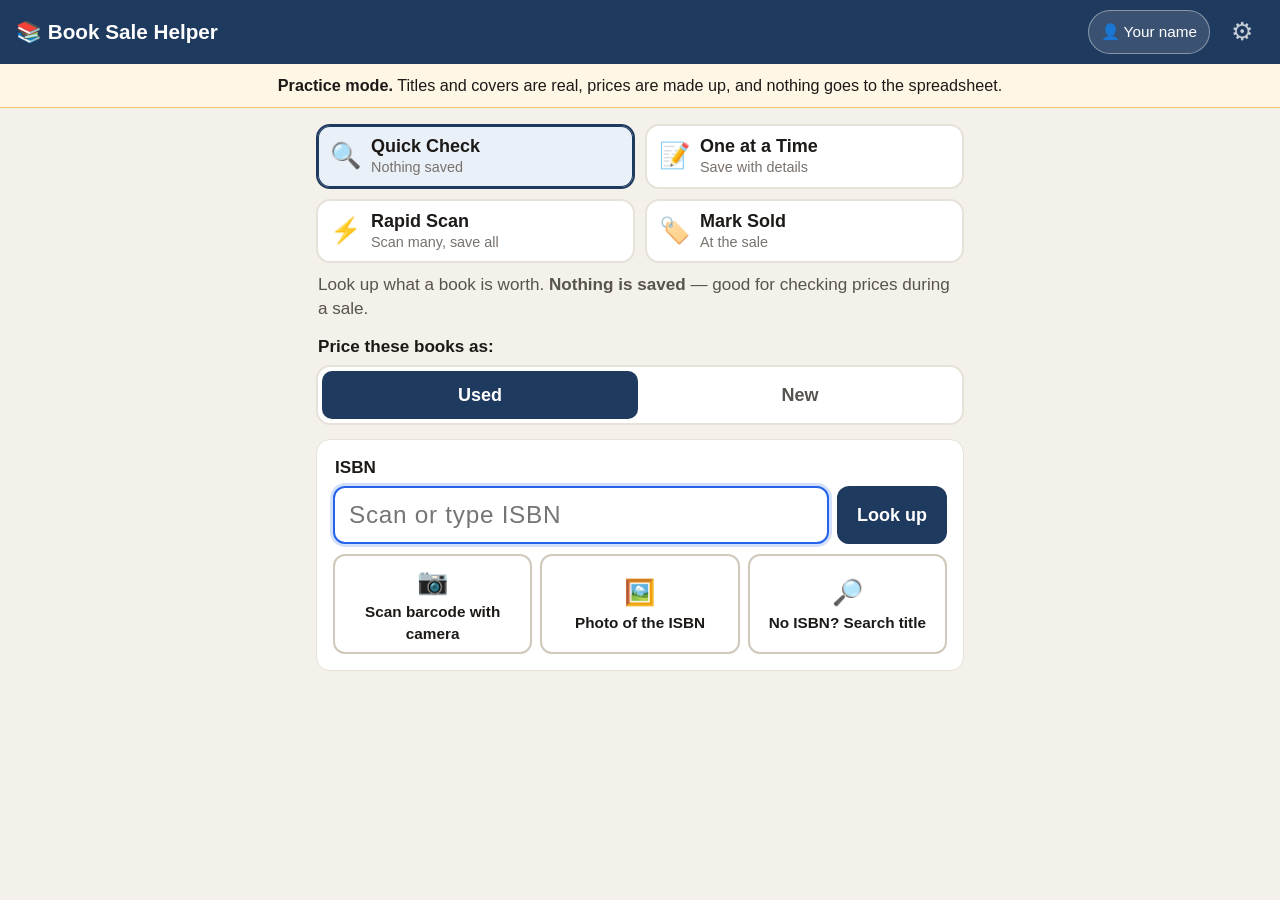
<file: apps-script/Index.html>
<!doctype html>
<html lang="en">
<head>
  <meta charset="utf-8">
  <meta name="viewport" content="width=device-width, initial-scale=1, viewport-fit=cover">
  <meta name="theme-color" content="#1f3a5f">
  <meta name="apple-mobile-web-app-capable" content="yes">
  <title>Book Sale Helper</title>
  <link rel="icon" href="data:image/svg+xml,<svg xmlns='http://www.w3.org/2000/svg' viewBox='0 0 100 100'><text y='.9em' font-size='90'>📚</text></svg>">
  <style>
:root {
  color-scheme: light;
  --bg: #f4f1ea;
  --card: #ffffff;
  --ink: #1c1917;
  --ink-2: #57534e;
  --ink-3: #78716c;
  --line: #e7e2d9;
  --brand: #1f3a5f;
  --brand-ink: #ffffff;
  --accent: #15803d;
  --accent-ink: #ffffff;
  --danger: #b91c1c;
  --warn-bg: #fff7e6;
  --warn-line: #f5c26b;
  --focus: #2563eb;

  --t1: #6b7280; --t1-bg: #f3f4f6;
  --t2: #15803d; --t2-bg: #dcfce7;
  --t3: #b45309; --t3-bg: #fef3c7;
  --t4: #6d28d9; --t4-bg: #ede9fe;

  --radius: 14px;
  --tap: 56px;
  font-size: 18px;
}

* { box-sizing: border-box; }
html, body { margin: 0; background: var(--bg); color: var(--ink); }
body {
  font-family: -apple-system, BlinkMacSystemFont, "Segoe UI", Roboto, "Helvetica Neue", Arial, sans-serif;
  line-height: 1.4;
  -webkit-text-size-adjust: 100%;
}
.hidden { display: none !important; }
button, input, select, textarea { font: inherit; color: inherit; }
button { cursor: pointer; }
:focus-visible { outline: 3px solid var(--focus); outline-offset: 2px; }
a { color: var(--brand); }

/* ---------- Top bar ---------- */
.topbar {
  position: sticky; top: 0; z-index: 20;
  display: flex; align-items: center; gap: 10px;
  padding: 10px 16px; background: var(--brand); color: var(--brand-ink);
}
.topbar h1 { font-size: 1.15rem; margin: 0; flex: 1; min-width: 0; white-space: nowrap; overflow: hidden; text-overflow: ellipsis; }
.chip {
  border: 1px solid rgba(255,255,255,.4); background: rgba(255,255,255,.12); color: #fff;
  border-radius: 999px; padding: 8px 12px; font-size: .85rem; min-height: 44px; max-width: 36vw;
  white-space: nowrap; overflow: hidden; text-overflow: ellipsis;
}
.gear {
  border: none; background: transparent; color: rgba(255,255,255,.75); font-size: 1.4rem;
  width: 44px; height: 44px; border-radius: 50%;
}
.banner {
  background: var(--warn-bg); border-bottom: 1px solid var(--warn-line);
  padding: 10px 16px; font-size: .9rem; text-align: center;
}

.wrap { max-width: 680px; margin: 0 auto; padding: 16px 16px 120px; }

/* ---------- Mode picker ---------- */
.modes { display: grid; grid-template-columns: 1fr 1fr; gap: 10px; }
.mode {
  display: flex; align-items: center; gap: 10px; text-align: left;
  min-height: 64px; padding: 10px 12px;
  background: var(--card); border: 2px solid var(--line); border-radius: var(--radius);
}
.mode .ic { font-size: 1.4rem; }
.mode b { display: block; font-size: 1rem; line-height: 1.2; }
.mode .muted { display: block; font-size: .8rem; line-height: 1.2; margin-top: 2px; }
#result, #rapidPanel { scroll-margin-top: 72px; }
.mode[aria-pressed="true"] { border-color: var(--brand); background: #eaf0f8; box-shadow: inset 0 0 0 1px var(--brand); }
.mode-help { margin: 10px 2px 14px; color: var(--ink-2); font-size: .95rem; }

.seg { display: flex; background: var(--card); border: 2px solid var(--line); border-radius: var(--radius); padding: 4px; gap: 4px; }
.seg button {
  flex: 1; min-height: 48px; border: none; border-radius: 10px; background: transparent; font-weight: 600; color: var(--ink-2);
}
.seg button[aria-pressed="true"] { background: var(--brand); color: #fff; }
.row-label { font-weight: 700; margin: 0 2px 6px; font-size: .95rem; }

/* ---------- Cards ---------- */
.card { background: var(--card); border: 1px solid var(--line); border-radius: var(--radius); padding: 16px; margin-top: 14px; }
.card h2 { font-size: 1.05rem; margin: 0 0 10px; }
.muted { color: var(--ink-3); font-size: .9rem; }

/* ---------- Entry ---------- */
.entry-row { display: flex; gap: 8px; }
.big-input {
  flex: 1; min-width: 0; min-height: var(--tap); font-size: 1.35rem; letter-spacing: .03em;
  padding: 10px 14px; border: 2px solid #cfc8bb; border-radius: 12px; background: #fff;
}
.big-input:focus { border-color: var(--focus); outline: none; box-shadow: 0 0 0 3px rgba(37,99,235,.2); }
.btn {
  min-height: var(--tap); padding: 0 18px; border-radius: 12px; border: 2px solid #cfc8bb; background: #fff;
  font-weight: 700; font-size: 1rem; display: inline-flex; align-items: center; justify-content: center; gap: 8px;
  text-decoration: none; color: var(--ink);
}
.btn.primary { background: var(--brand); border-color: var(--brand); color: #fff; }
.btn.go { background: var(--accent); border-color: var(--accent); color: var(--accent-ink); }
.btn.wide { width: 100%; }
.btn.small { min-height: 44px; font-size: .9rem; padding: 0 12px; }
.btn:disabled { opacity: .5; cursor: default; }
.entry-alt { display: grid; grid-template-columns: 1fr 1fr 1fr; gap: 8px; margin-top: 10px; }
.entry-alt .btn { flex-direction: column; gap: 2px; padding: 8px 6px; font-size: .85rem; min-height: 72px; text-align: center; }
.entry-alt .btn span { font-size: 1.4rem; }
.msg { margin-top: 8px; font-weight: 600; min-height: 0; }
.msg.err { color: var(--danger); }
.msg.ok { color: var(--accent); }

/* ---------- Result ---------- */
.book { display: flex; gap: 14px; align-items: flex-start; }
.cover { width: 84px; min-width: 84px; height: 124px; border-radius: 6px; background: #ece7dd; object-fit: cover; border: 1px solid var(--line); display: flex; align-items: center; justify-content: center; font-size: 2rem; color: #b9b0a0; }
.book h2 { font-size: 1.2rem; margin: 0 0 4px; }
.book .by { color: var(--ink-2); margin-bottom: 4px; }
.book .meta { color: var(--ink-3); font-size: .85rem; }

.verdict { display: flex; align-items: center; gap: 16px; margin-top: 16px; padding: 14px; border-radius: var(--radius); }
.dot {
  width: 84px; height: 84px; min-width: 84px; border-radius: 50%;
  display: flex; align-items: center; justify-content: center; flex-direction: column;
  color: #fff; font-weight: 800; font-size: 1.25rem; line-height: 1;
}
.dot small { font-size: .65rem; font-weight: 600; margin-top: 3px; opacity: .9; }
.dot.low { outline: 3px dashed #57534e; outline-offset: 4px; }
.verdict .lvl { font-size: 1.5rem; font-weight: 800; }
.verdict .why { font-size: .88rem; color: var(--ink-2); margin-top: 2px; }
.verdict .lowtxt { font-size: .88rem; font-weight: 700; margin-top: 4px; }
.t1 .dot { background: var(--t1); } .t1.verdict { background: var(--t1-bg); } .t1 .lvl { color: #374151; }
.t2 .dot { background: var(--t2); } .t2.verdict { background: var(--t2-bg); } .t2 .lvl { color: var(--t2); }
.t3 .dot { background: var(--t3); } .t3.verdict { background: var(--t3-bg); } .t3 .lvl { color: var(--t3); }
.t4 .dot { background: var(--t4); } .t4.verdict { background: var(--t4-bg); } .t4 .lvl { color: var(--t4); }
.none .dot { background: #fff; color: var(--ink-3); border: 3px dashed #cfc8bb; } .none.verdict { background: #faf8f4; border: 1px dashed #cfc8bb; }
.mini-dot { width: 18px; height: 18px; min-width: 18px; border-radius: 50%; display: inline-block; vertical-align: middle; }
.mini-dot.t1 { background: var(--t1); } .mini-dot.t2 { background: var(--t2); } .mini-dot.t3 { background: var(--t3); } .mini-dot.t4 { background: var(--t4); }
.mini-dot.none { background: #fff; border: 2px dashed #cfc8bb; }
.mini-dot.wait { background: #fff; border: 3px solid #cfc8bb; border-top-color: var(--brand); animation: spin 1s linear infinite; }
@keyframes spin { to { transform: rotate(360deg); } }

.suggest { margin-top: 12px; font-size: 1.05rem; }
.suggest b { font-size: 1.25rem; }

.est-box { margin-top: 14px; padding: 14px; border: 2px solid var(--line); border-radius: var(--radius); background: #fcfbf8; }
.est-box label { font-weight: 700; display: block; margin-bottom: 6px; }
.money { display: flex; align-items: center; gap: 8px; }
.money .cur { font-size: 1.4rem; font-weight: 700; color: var(--ink-2); }
.money input { max-width: 160px; }
.est-note { margin-top: 6px; font-size: .88rem; color: var(--ink-2); }
.linkish { background: none; border: none; color: var(--brand); text-decoration: underline; padding: 6px 2px; font-size: .9rem; min-height: 36px; }

.links { display: grid; grid-template-columns: 1fr 1fr; gap: 8px; }
.links .btn { min-height: 52px; font-size: .92rem; justify-content: flex-start; padding: 0 12px; white-space: nowrap; }
.links .btn.hl { border-color: var(--brand); color: var(--brand); }

.stats { display: grid; grid-template-columns: repeat(4, 1fr); gap: 8px; text-align: center; }
.stats div { background: #faf8f4; border-radius: 10px; padding: 8px 4px; }
.stats b { display: block; font-size: 1.1rem; }
.stats span { font-size: .75rem; color: var(--ink-3); }

.listings { display: flex; gap: 10px; overflow-x: auto; padding: 4px 2px 10px; scroll-snap-type: x mandatory; }
.listing {
  flex: 0 0 150px; scroll-snap-align: start; border: 1px solid var(--line); border-radius: 12px; overflow: hidden;
  background: #fff; text-decoration: none; color: var(--ink);
}
.listing img { width: 100%; height: 130px; object-fit: contain; background: #f5f3ee; display: block; }
.listing .noimg { height: 130px; background: #f5f3ee; display: flex; align-items: center; justify-content: center; font-size: 2rem; color: #c9c1b3; }
.listing div.t { padding: 8px; font-size: .78rem; line-height: 1.25; height: 3.6em; overflow: hidden; }
.listing div.p { padding: 0 8px 8px; font-weight: 800; }
.listing div.p small { font-weight: 400; color: var(--ink-3); }

.dup {
  margin-top: 14px; padding: 14px; border-radius: var(--radius); background: var(--warn-bg); border: 2px solid var(--warn-line);
}
.dup b { display: block; font-size: 1.05rem; margin-bottom: 8px; }
.dup .btns { display: flex; gap: 8px; flex-wrap: wrap; }
.dup .btns .btn { flex: 1; min-width: 140px; }

/* ---------- Detailed form ---------- */
.field { margin-top: 16px; }
.field > label, .field > .label { display: block; font-weight: 700; margin-bottom: 6px; }
.choices { display: grid; grid-template-columns: 1fr 1fr; gap: 8px; }
.choices button {
  min-height: 52px; padding: 0 10px; border-radius: 12px; border: 2px solid #cfc8bb; background: #fff; font-weight: 600;
}
.choices button[aria-pressed="true"] { background: var(--brand); border-color: var(--brand); color: #fff; }
.stepper { display: flex; align-items: center; gap: 0; }
.stepper button { width: var(--tap); height: var(--tap); font-size: 1.6rem; font-weight: 700; border: 2px solid #cfc8bb; background: #fff; }
.stepper button:first-child { border-radius: 12px 0 0 12px; }
.stepper button:last-child { border-radius: 0 12px 12px 0; }
.stepper input { width: 80px; height: var(--tap); text-align: center; font-size: 1.4rem; font-weight: 700; border: 2px solid #cfc8bb; border-left: none; border-right: none; }
.text-input { width: 100%; min-height: 52px; padding: 10px 14px; border: 2px solid #cfc8bb; border-radius: 12px; background: #fff; }
textarea.text-input { min-height: 80px; resize: vertical; }

.actions {
  position: sticky; bottom: 0; z-index: 10; margin: 18px -16px -16px; padding: 12px 16px;
  background: linear-gradient(rgba(255,255,255,0), #fff 30%); display: flex; gap: 10px;
}
.actions .btn { flex: 1; font-size: 1.1rem; min-height: 60px; }
.actions .btn.go { flex: 2; }

/* ---------- Rapid list ---------- */
.ready {
  display: flex; align-items: center; gap: 12px; padding: 16px; border-radius: var(--radius);
  background: #eaf6ee; border: 2px solid #9fd5b0; font-weight: 700; font-size: 1.1rem; margin-top: 14px;
}
.pulse { width: 16px; height: 16px; border-radius: 50%; background: var(--accent); animation: pulse 1.4s ease-in-out infinite; }
@keyframes pulse { 0%,100% { transform: scale(.8); opacity: .6 } 50% { transform: scale(1.15); opacity: 1 } }
.scanlist { list-style: none; margin: 0; padding: 0; }
.scanlist li { display: flex; align-items: center; gap: 12px; padding: 12px 2px; border-bottom: 1px solid var(--line); }
.scanlist li:last-child { border-bottom: none; }
.scanlist .t { flex: 1; min-width: 0; }
.scanlist .t b { display: block; white-space: nowrap; overflow: hidden; text-overflow: ellipsis; }
.scanlist .t span { font-size: .82rem; color: var(--ink-3); }
.scanlist .v { font-weight: 800; white-space: nowrap; }
.tag { display: inline-block; font-size: .75rem; font-weight: 700; padding: 2px 8px; border-radius: 999px; background: var(--warn-bg); border: 1px solid var(--warn-line); margin-left: 4px; }

/* ---------- Modal ---------- */
.modal-back {
  position: fixed; inset: 0; z-index: 50; background: rgba(20,18,15,.55);
  display: flex; align-items: flex-end; justify-content: center;
}
.modal {
  background: #fff; width: 100%; max-width: 560px; max-height: 92vh; overflow: auto;
  border-radius: 20px 20px 0 0; padding: 20px 16px 24px;
}
@media (min-width: 700px) { .modal-back { align-items: center; } .modal { border-radius: 20px; } }
.modal h2 { margin: 0 0 6px; font-size: 1.3rem; }
.modal p { margin: 0 0 14px; color: var(--ink-2); }
.modal .stack { display: flex; flex-direction: column; gap: 10px; }
.cam-box { position: relative; background: #000; border-radius: 14px; overflow: hidden; min-height: 240px; }
#camReader { width: 100%; }
#camReader video { width: 100% !important; display: block; }
.cam-flash { position: absolute; left: 8px; right: 8px; bottom: 8px; background: rgba(21,128,61,.92); color: #fff; padding: 10px 12px; border-radius: 10px; font-weight: 700; }
.pick { display: flex; gap: 12px; align-items: center; text-align: left; padding: 10px; border: 2px solid var(--line); border-radius: 12px; background: #fff; width: 100%; }
.pick img, .pick .ph { width: 44px; height: 64px; object-fit: cover; border-radius: 4px; background: #ece7dd; flex: 0 0 44px; }
.pick b { display: block; }
.pick span { font-size: .85rem; color: var(--ink-3); }

.toast {
  position: fixed; left: 50%; bottom: 24px; transform: translateX(-50%); z-index: 60;
  background: #1c1917; color: #fff; padding: 14px 20px; border-radius: 12px; font-weight: 600;
  max-width: calc(100vw - 32px); box-shadow: 0 8px 24px rgba(0,0,0,.25);
}
.spinner { display: inline-block; width: 22px; height: 22px; border: 3px solid #d6d0c4; border-top-color: var(--brand); border-radius: 50%; animation: spin .8s linear infinite; vertical-align: middle; }
.loading { display: flex; align-items: center; gap: 12px; color: var(--ink-2); font-weight: 600; }

/* ---------- Settings ---------- */
.set-head { display: flex; align-items: center; gap: 10px; }
.set-head h2 { flex: 1; margin: 0; }
.set-grid { display: grid; grid-template-columns: 1fr 1fr; gap: 10px; }
.set-grid .full { grid-column: 1 / -1; }
.set-field label { display: block; font-weight: 700; font-size: .92rem; margin-bottom: 4px; }
.set-field .help { font-size: .8rem; color: var(--ink-3); margin-top: 3px; }
.set-field input[type="text"], .set-field input[type="number"], .set-field input[type="password"], .set-field select, .set-field textarea {
  width: 100%; min-height: 48px; padding: 8px 12px; border: 2px solid #cfc8bb; border-radius: 10px; background: #fff;
}
.set-field textarea { min-height: 120px; }
.tier-row { display: grid; grid-template-columns: 26px 1fr 120px; gap: 10px; align-items: center; margin-bottom: 10px; }
.tier-row .from { font-size: .85rem; color: var(--ink-3); }
.switch { display: flex; align-items: center; gap: 12px; min-height: 48px; font-weight: 600; }
.switch input { width: 26px; height: 26px; }
.status-ok { color: var(--accent); font-weight: 700; }
.status-no { color: var(--ink-3); font-weight: 700; }
.save-bar { position: sticky; bottom: 0; padding: 12px 0; background: linear-gradient(rgba(244,241,234,0), var(--bg) 30%); }

@media (max-width: 420px) {
  :root { font-size: 17px; }
  .entry-alt .btn { font-size: .78rem; }
  .stats { grid-template-columns: repeat(2, 1fr); }
  .set-grid { grid-template-columns: 1fr; }
}

</style>
</head>
<body>
  <header class="topbar">
    <h1 id="appName">📚 Book Sale Helper</h1>
    <button id="whoBtn" class="chip" type="button" aria-label="Change who is scanning">👤 <span id="whoName">Your name</span></button>
    <button id="gearBtn" class="gear" type="button" aria-label="Settings (for the tool's organizer)">⚙︎</button>
  </header>
  <div id="demoBanner" class="banner hidden">
    <b>Practice mode.</b> Titles and covers are real, prices are made up, and nothing goes to the spreadsheet.
  </div>

  <!-- ============ Scan screen ============ -->
  <main id="scanView" class="wrap">
    <div class="modes" role="group" aria-label="What are you doing?">
      <button class="mode" type="button" data-mode="quick"><span class="ic">🔍</span><span><b>Quick Check</b><span class="muted">Nothing saved</span></span></button>
      <button class="mode" type="button" data-mode="detailed"><span class="ic">📝</span><span><b>One at a Time</b><span class="muted">Save with details</span></span></button>
      <button class="mode" type="button" data-mode="rapid"><span class="ic">⚡</span><span><b>Rapid Scan</b><span class="muted">Scan many, save all</span></span></button>
      <button class="mode" type="button" data-mode="sold"><span class="ic">🏷️</span><span><b>Mark Sold</b><span class="muted">At the sale</span></span></button>
    </div>
    <p id="modeHelp" class="mode-help"></p>

    <div id="condWrap">
      <div class="row-label">Price these books as:</div>
      <div class="seg" role="group" aria-label="Price as used or new">
        <button type="button" data-cond="used">Used</button>
        <button type="button" data-cond="new">New</button>
      </div>
    </div>

    <section class="card" aria-label="Find a book">
      <label for="isbnInput" class="row-label" style="display:block">ISBN</label>
      <form id="isbnForm" class="entry-row" autocomplete="off">
        <input id="isbnInput" class="big-input" inputmode="numeric" enterkeyhint="search" placeholder="Scan or type ISBN" autocomplete="off" autocorrect="off" spellcheck="false">
        <button class="btn primary" type="submit">Look up</button>
      </form>
      <div id="entryMsg" class="msg" role="status" aria-live="polite"></div>
      <div class="entry-alt">
        <button id="camBtn" class="btn" type="button"><span>📷</span>Scan barcode with camera</button>
        <button id="photoBtn" class="btn" type="button"><span>🖼️</span>Photo of the ISBN</button>
        <button id="titleBtn" class="btn" type="button"><span>🔎</span>No ISBN? Search title</button>
      </div>
      <input id="photoInput" type="file" accept="image/*" capture="environment" hidden>
    </section>

    <section id="rapidPanel" class="hidden" aria-live="polite"></section>
    <section id="result" class="hidden" aria-live="polite"></section>
  </main>

  <!-- ============ Settings screen ============ -->
  <main id="settingsView" class="wrap hidden"></main>

  <div id="modalBack" class="modal-back hidden">
    <div id="modal" class="modal" role="dialog" aria-modal="true"></div>
  </div>
  <div id="toast" class="toast hidden" role="status" aria-live="polite"></div>

  <script>
/* ---- config.js ---- */
window.BOOK_TOOL_CONFIG = { backendUrl: '' }; // Served by Apps Script: uses google.script.run.
</script>
  <script>
/* ---- isbn.js ---- */
// ISBN helpers: clean up typed/scanned input, check the check digit, convert 10 <-> 13.
window.ISBN = (() => {
  const clean = (raw) => String(raw || '').toUpperCase().replace(/[^0-9X]/g, '');

  function valid10(s) {
    if (!/^\d{9}[\dX]$/.test(s)) return false;
    let sum = 0;
    for (let i = 0; i < 10; i++) sum += (s[i] === 'X' ? 10 : +s[i]) * (10 - i);
    return sum % 11 === 0;
  }

  function valid13(s) {
    if (!/^\d{13}$/.test(s)) return false;
    let sum = 0;
    for (let i = 0; i < 13; i++) sum += +s[i] * (i % 2 ? 3 : 1);
    return sum % 10 === 0;
  }

  function to13(s10) {
    const core = '978' + s10.slice(0, 9);
    let sum = 0;
    for (let i = 0; i < 12; i++) sum += +core[i] * (i % 2 ? 3 : 1);
    return core + ((10 - (sum % 10)) % 10);
  }

  function to10(s13) {
    if (!s13.startsWith('978')) return null; // 979 ISBNs have no 10-digit form
    const core = s13.slice(3, 12);
    let sum = 0;
    for (let i = 0; i < 9; i++) sum += +core[i] * (10 - i);
    const c = (11 - (sum % 11)) % 11;
    return core + (c === 10 ? 'X' : String(c));
  }

  /** Returns {ok, isbn13, isbn10} or {ok:false, reason, message}. */
  function parse(raw) {
    let s = clean(raw);
    if (!s) return fail('empty', 'Type or scan an ISBN first.');
    // Some scanners add the 2- or 5-digit price code after the ISBN.
    if ((s.length === 15 || s.length === 18) && /^97[89]/.test(s)) s = s.slice(0, 13);
    if (s.length === 13) {
      if (!/^97[89]/.test(s)) return fail('notbook', "That barcode isn't an ISBN — it's probably a store price code. Look for the ISBN on the back cover or the copyright page.");
      if (!valid13(s)) return fail('checksum', 'That ISBN has a typo somewhere. Please check the numbers.');
      return { ok: true, isbn13: s, isbn10: to10(s) };
    }
    if (s.length === 10) {
      if (!valid10(s)) return fail('checksum', 'That ISBN has a typo somewhere. Please check the numbers.');
      return { ok: true, isbn13: to13(s), isbn10: s };
    }
    if (s.length === 12 || s.length === 8) {
      return fail('upc', "That barcode isn't an ISBN — it's a store code (common on older paperbacks). Look for the ISBN on the back cover or the copyright page.");
    }
    return fail('length', 'An ISBN has 10 or 13 digits. Please check the numbers.');
  }

  function fail(reason, message) { return { ok: false, reason, message }; }

  /** Finds valid ISBNs in OCR text from a photo. */
  function findInText(text) {
    const found = new Map();
    const scan = (t) => {
      const re = /(?:97[89][\s\-–.]*)?(?:\d[\s\-–.]*){9}[\dXx]/g;
      let m;
      while ((m = re.exec(t))) {
        const p = parse(m[0]);
        if (p.ok) found.set(p.isbn13, p);
      }
    };
    scan(text);
    // OCR often reads 0 as O and 1 as I or l.
    scan(text.replace(/[Oo]/g, '0').replace(/[Il|]/g, '1'));
    return [...found.values()];
  }

  function pretty(p) { return p.isbn13; }

  return { parse, findInText, pretty };
})();

</script>
  <script>
/* ---- logic.js ---- */
// Pricing rules shared by the page and Practice mode.
// The same rules live in the spreadsheet as formulas (apps-script/Code.gs) — keep them in step.

window.DEFAULT_SETTINGS = {
  appName: 'Book Sale Helper',
  tier1Name: 'Standard',
  tier2Name: 'Good Find', tier2Min: 5,
  tier3Name: 'Valuable', tier3Min: 15,
  tier4Name: 'High Value', tier4Min: 40,
  askingPct: 70,
  lowDataMin: 3,
  whereOn: true,
  onlineMin: 40,
  pricePaperback: 1, priceHardcover: 2, priceMassMarket: 0.5, priceOther: 1,
  pricePct: 50, priceMin: 1, priceRound: 0.5,
  dupCheck: true,
  rapidDup: 'addCopy',
  beep: true,
  keepaOn: false,
  volunteers: '',
};

window.Logic = (() => {
  const round2 = (n) => Math.round(n * 100) / 100;

  function median(sorted) {
    if (!sorted.length) return null;
    const m = Math.floor(sorted.length / 2);
    return round2(sorted.length % 2 ? sorted[m] : (sorted[m - 1] + sorted[m]) / 2);
  }

  /** The system's guess at a book's value, from eBay asking prices (or Keepa if that's all there is). */
  function estimate(ebay, keepa, s) {
    const pct = Number(s.askingPct) / 100;
    if (ebay && ebay.median != null) {
      return {
        value: round2(ebay.median * pct),
        basis: `eBay asking prices (middle of ${ebay.used}) × ${s.askingPct}%`,
        lowData: ebay.used < Number(s.lowDataMin),
      };
    }
    const k = keepa && (keepa.usedAvg90 || keepa.usedNow);
    if (k) return { value: round2(k * pct), basis: `Amazon used price (Keepa) × ${s.askingPct}%`, lowData: false };
    return { value: null, basis: 'No price data found', lowData: true };
  }

  /** Which of the 4 value levels a $ value falls in. */
  function tier(value, s) {
    if (value == null || value === '' || isNaN(value)) return { key: 'none', name: 'No data' };
    const v = Number(value);
    if (v >= s.tier4Min) return { key: 't4', name: s.tier4Name };
    if (v >= s.tier3Min) return { key: 't3', name: s.tier3Name };
    if (v >= s.tier2Min) return { key: 't2', name: s.tier2Name };
    return { key: 't1', name: s.tier1Name };
  }

  function standardPrice(format, s) {
    if (format === 'Hardcover') return s.priceHardcover;
    if (format === 'Mass market') return s.priceMassMarket;
    if (format === 'Paperback') return s.pricePaperback;
    return s.priceOther;
  }

  /** Suggested sale-day price. Level-1 books use flat prices by format; others are a % of value. */
  function suggestedPrice(value, format, s) {
    if (value == null || value === '' || Number(value) < s.tier2Min) return standardPrice(format, s);
    const step = Number(s.priceRound) || 1;
    const raw = (Number(value) * Number(s.pricePct)) / 100;
    return Math.max(Number(s.priceMin), round2(Math.round(raw / step) * step));
  }

  function whereToSell(value, s) {
    if (!s.whereOn) return '';
    return value != null && value !== '' && Number(value) >= s.onlineMin ? 'Online' : 'Book sale';
  }

  return { round2, median, estimate, tier, standardPrice, suggestedPrice, whereToSell };
})();

</script>
  <script>
/* ---- demo.js ---- */
// Practice mode: stands in for the Google Sheet backend when config.js has no backendUrl.
// Prices are made up (but the same every time for the same book); the "list" lives in this browser only.
window.DemoBackend = (() => {
  const KEY = 'bsh_practice_v1';
  const blank = () => ({ books: [], sales: [], settings: null, pin: '1234', team: '', nextId: 1 });
  let db = (() => {
    try { return Object.assign(blank(), JSON.parse(localStorage.getItem(KEY)) || {}); } catch (e) { return blank(); }
  })();
  const persist = () => { try { localStorage.setItem(KEY, JSON.stringify(db)); } catch (e) { /* private mode */ } };
  const settings = () => Object.assign({}, window.DEFAULT_SETTINGS, db.settings || {});
  const wait = (ms) => new Promise((r) => setTimeout(r, ms));

  function rng(seed) {
    let h = 2166136261;
    for (const c of seed) { h ^= c.charCodeAt(0); h = Math.imul(h, 16777619); }
    return () => { h ^= h << 13; h ^= h >>> 17; h ^= h << 5; return ((h >>> 0) % 100000) / 100000; };
  }

  function fakeEbay(key, cond) {
    const r = rng(key + '|' + cond);
    const roll = r();
    const count = roll < 0.12 ? 0 : roll < 0.3 ? 1 + Math.floor(r() * 2) : 3 + Math.floor(r() * 25);
    if (!count) return { total: 0, used: 0, low: null, median: null, high: null, items: [] };
    const band = r();
    const base = band < 0.6 ? 3 + r() * 7 : band < 0.82 ? 10 + r() * 20 : band < 0.94 ? 30 + r() * 40 : 70 + r() * 150;
    const mult = cond === 'new' ? 1.4 : 1;
    const conds = cond === 'new' ? ['Brand New'] : ['Good', 'Very Good', 'Acceptable', 'Like New'];
    const prices = [...Array(count)].map(() => Logic.round2(base * mult * (0.6 + r() * 0.9))).sort((a, b) => a - b);
    const items = prices.slice(0, 24).map((p, i) => ({
      title: '', price: p, ship: r() < 0.4 ? 0 : Logic.round2(3 + r() * 3), cond: conds[i % conds.length],
      auction: r() < 0.15, url: 'https://www.ebay.com/', img: '',
    }));
    return { total: count, used: count, low: prices[0], median: Logic.median(prices), high: prices[prices.length - 1], items };
  }

  function bookView(b) {
    const s = settings();
    const value = b.yourEst !== '' && b.yourEst != null ? Number(b.yourEst) : b.sysEst;
    const sold = db.sales.filter((x) => x.id === b.id).reduce((t, x) => t + x.qty, 0);
    return {
      id: b.id, title: b.title, author: b.author, copies: b.copies, sold, value: value == null ? null : value,
      level: Logic.tier(value, s).name, suggested: Logic.suggestedPrice(value, b.format, s),
      final: b.final === '' || b.final == null ? null : Number(b.final), box: b.box,
    };
  }

  function find(isbn13, title, author, id) {
    const t = String(title || '').trim().toLowerCase();
    const a = String(author || '').trim().toLowerCase();
    return db.books.find((b) => (id && b.id === id) || (isbn13 && b.isbn13 === isbn13) ||
      (!isbn13 && !id && t && b.title.toLowerCase() === t && (!a || b.author.toLowerCase() === a)));
  }

  function addBook(b) {
    const book = Object.assign({}, b, { id: 'B' + String(db.nextId++).padStart(5, '0'), added: new Date().toISOString() });
    db.books.push(book);
    persist();
    return book;
  }

  const handlers = {
    async hello() { return { settings: settings(), ebayReady: true, keepaReady: false }; },

    async lookup(req) {
      await wait(500 + Math.random() * 500);
      const s = settings();
      const key = req.isbn || String(req.title || '').toLowerCase();
      const ebay = fakeEbay(key, req.condition === 'new' ? 'new' : 'used');
      const dupBook = s.dupCheck ? find(req.isbn, req.title, req.author) : null;
      return { ebay, keepa: null, estimate: Logic.estimate(ebay, null, s), dup: dupBook ? bookView(dupBook) : null };
    },

    async save(req) {
      await wait(300);
      const b = req.book;
      if (req.dupId) {
        const ex = find(null, null, null, req.dupId);
        if (ex) {
          ex.copies = (Number(ex.copies) || 1) + (Number(b.copies) || 1);
          persist();
          return { id: ex.id, action: 'addedCopy', copies: ex.copies };
        }
      }
      const book = addBook(b);
      return { id: book.id, action: 'added', copies: book.copies };
    },

    async rapidSave(req) {
      const s = settings();
      const ex = s.dupCheck ? find(req.isbn, req.title, req.author) : null;
      if (ex && s.rapidDup !== 'newRow') {
        await wait(300);
        ex.copies = (Number(ex.copies) || 1) + 1;
        persist();
        const v = bookView(ex);
        return { dup: true, id: ex.id, title: ex.title, copies: ex.copies, value: v.value, level: v.level };
      }
      const meta = req.isbn ? await window.fetchMeta({ isbn13: req.isbn }) : { title: req.title, author: req.author };
      const key = req.isbn || String(req.title || '').toLowerCase();
      const ebay = fakeEbay(key, req.condition === 'new' ? 'new' : 'used');
      const est = Logic.estimate(ebay, null, s);
      await wait(400 + Math.random() * 900);
      const book = addBook({
        isbn13: req.isbn || '', title: (meta && meta.title) || req.title || '', author: (meta && meta.author) || req.author || '',
        year: (meta && meta.year) || '', copies: 1, searched: req.condition, sysEst: est.value, basis: est.basis,
        ebayCount: ebay.used, by: req.by, mode: 'Rapid Scan', format: '',
      });
      return { id: book.id, dup: !!ex, title: book.title, value: est.value, lowData: est.lowData, ebayCount: ebay.used };
    },

    async findBook(req) {
      await wait(300);
      const b = find(req.isbn, req.title, req.author);
      return { book: b ? bookView(b) : null };
    },

    async markSold(req) {
      await wait(300);
      db.sales.push({ date: new Date().toISOString(), by: req.by, id: req.id || '', isbn: req.isbn || '', title: req.title || '', price: req.price, qty: Number(req.qty) || 1 });
      persist();
      return { recorded: true };
    },

    async adminLogin(req) {
      await wait(200);
      if (String(req.pin || '').trim() !== db.pin) throw new Error('That PIN is not right. (In Practice mode the PIN is 1234.)');
      return adminInfo();
    },

    async saveSettings(req) {
      await wait(300);
      if (String(req.pin || '').trim() !== db.pin) throw new Error('That PIN is not right.');
      db.settings = Object.assign(settings(), req.settings || {});
      const sec = req.secrets || {};
      if (sec.adminPin) db.pin = String(sec.adminPin).trim();
      if (sec.teamCode) db.team = String(sec.teamCode).trim();
      persist();
      return Object.assign(adminInfo(), { ebayTest: null });
    },
  };

  function adminInfo() {
    return {
      settings: settings(), ebayReady: true, keepaReady: false,
      secrets: { teamCodeSet: !!db.team, adminPinIsDefault: db.pin === '1234', ebayIdSet: false, ebaySecretSet: false, keepaKeySet: false },
      sheetUrl: '', bookCount: db.books.length, practice: true,
    };
  }

  async function call(action, data) {
    const h = handlers[action];
    if (!h) throw new Error('Unknown action ' + action);
    return Object.assign({ ok: true }, await h(data || {}));
  }

  function reset() { db = blank(); persist(); }
  function dump() { return JSON.parse(JSON.stringify(db)); }

  return { call, reset, dump };
})();

</script>
  <script>
/* ---- app.js ---- */
/* Book Sale Helper — scan page. Plain JavaScript, no build step. */
(() => {
  const CONFIG = window.BOOK_TOOL_CONFIG || {};
  // Served by Apps Script itself (the web app URL) — talk to the sheet through google.script.run.
  const IN_GAS = !!(window.google && google.script && google.script.run);
  const PRACTICE = !CONFIG.backendUrl && !IN_GAS;
  const $ = (sel, root = document) => root.querySelector(sel);
  const $$ = (sel, root = document) => [...root.querySelectorAll(sel)];

  /* ---------------- Local storage (per device conveniences only) ---------------- */
  const ls = {
    get(k, d = null) { try { const v = localStorage.getItem('bsh_' + k); return v == null ? d : JSON.parse(v); } catch (e) { return d; } },
    set(k, v) { try { localStorage.setItem('bsh_' + k, JSON.stringify(v)); } catch (e) { /* private mode */ } },
  };

  const S = {
    settings: Object.assign({}, window.DEFAULT_SETTINGS, ls.get('settings', {})),
    ebayReady: false, keepaReady: false,
    mode: ls.get('mode', 'quick'),
    cond: ls.get('cond', 'used'),
    who: ls.get('who', ''),
    current: null,   // the book on screen (Quick Check / One at a Time / Mark Sold)
    rapid: [],       // this session's Rapid Scan list
    queue: [], running: 0,
    admin: null,     // { pin, info } while Settings is open
    cam: null,
  };

  const MODE_HELP = {
    quick: 'Look up what a book is worth. <b>Nothing is saved</b> — good for checking prices during a sale.',
    detailed: 'Look up one book, add details like condition and number of copies, then <b>save it to the list</b>.',
    rapid: 'Scan book after book. <b>Each one is saved to the list</b> and its price fills in by itself.',
    sold: 'Scan a book as it sells. The sale is recorded on the <b>Sales</b> tab of the spreadsheet.',
  };
  const MODE_LABEL = { quick: 'Quick Check', detailed: 'One at a Time', rapid: 'Rapid Scan', sold: 'Mark Sold' };

  /* ---------------- Small helpers ---------------- */
  const esc = (s) => String(s == null ? '' : s).replace(/[&<>"']/g, (c) => ({ '&': '&amp;', '<': '&lt;', '>': '&gt;', '"': '&quot;', "'": '&#39;' }[c]));
  const money = (n) => (n == null || n === '' || isNaN(n) ? '—' : '$' + (Number(n) % 1 === 0 ? Number(n).toFixed(0) : Number(n).toFixed(2)));
  const num = (v) => (v === '' || v == null || isNaN(Number(v)) ? null : Number(v));
  const isFinePointer = window.matchMedia && matchMedia('(pointer: fine)').matches;

  let toastTimer;
  function toast(text, ms = 2600) {
    const t = $('#toast');
    t.textContent = text;
    t.classList.remove('hidden');
    clearTimeout(toastTimer);
    toastTimer = setTimeout(() => t.classList.add('hidden'), ms);
  }

  function setMsg(text, kind = '') {
    const m = $('#entryMsg');
    m.className = 'msg ' + kind;
    m.innerHTML = text || '';
  }

  let actx;
  function beep(ok = true) {
    if (!S.settings.beep) return;
    try {
      actx = actx || new (window.AudioContext || window.webkitAudioContext)();
      const o = actx.createOscillator();
      const g = actx.createGain();
      o.type = 'sine';
      o.frequency.value = ok ? 880 : 220;
      g.gain.value = 0.12;
      o.connect(g); g.connect(actx.destination);
      o.start(); o.stop(actx.currentTime + (ok ? 0.12 : 0.35));
    } catch (e) { /* no audio */ }
    if (navigator.vibrate) navigator.vibrate(ok ? 50 : [80, 60, 80]);
  }

  function loadScript(src) {
    return new Promise((resolve, reject) => {
      if ($(`script[src="${src}"]`)) return resolve();
      const s = document.createElement('script');
      s.src = src; s.onload = resolve; s.onerror = () => reject(new Error('Could not load ' + src));
      document.head.appendChild(s);
    });
  }

  /* ---------------- Talking to the spreadsheet ---------------- */
  function gasCall(payload) {
    return new Promise((resolve, reject) => {
      const timer = setTimeout(() => reject(Object.assign(new Error('timeout'), { name: 'AbortError' })), 45000);
      google.script.run
        .withSuccessHandler((s) => { clearTimeout(timer); resolve(JSON.parse(s)); })
        .withFailureHandler((e) => { clearTimeout(timer); reject(new TypeError((e && e.message) || String(e))); })
        .apiCall(JSON.stringify(payload));
    });
  }

  async function api(action, data = {}) {
    if (PRACTICE) return window.DemoBackend.call(action, data);
    const payload = Object.assign({}, data, { action, team: ls.get('team', '') });
    const ctl = new AbortController();
    const timer = setTimeout(() => ctl.abort(), 45000);
    try {
      const j = IN_GAS ? await gasCall(payload) : await (await fetch(CONFIG.backendUrl, {
        method: 'POST',
        headers: { 'Content-Type': 'text/plain;charset=utf-8' },
        body: JSON.stringify(payload),
        signal: ctl.signal,
      })).json();
      if (!j.ok) {
        const err = new Error(j.error || 'Something went wrong.');
        err.code = j.code;
        if (j.code === 'TEAM') askTeamCode();
        throw err;
      }
      return j;
    } catch (e) {
      if (e.name === 'AbortError') throw new Error('The connection is slow. Please try again.');
      if (e instanceof TypeError) throw new Error("Can't reach the spreadsheet. Check the phone's internet connection.");
      throw e;
    } finally {
      clearTimeout(timer);
    }
  }

  /** Title, author, year and cover — looked up straight from Google Books / Open Library (free, no key). */
  async function fetchMeta(p) {
    // Open Library first: it matches the exact ISBN, so you get the right edition.
    let ol = null;
    try {
      const r = await fetch('https://openlibrary.org/api/books?format=json&jscmd=data&bibkeys=ISBN:' + p.isbn13);
      if (r.ok) {
        const d = (await r.json())['ISBN:' + p.isbn13];
        if (d && d.title) {
          ol = {
            title: d.title + (d.subtitle ? ': ' + d.subtitle : ''),
            author: (d.authors || []).map((a) => a.name).join(', '),
            year: ((d.publish_date || '').match(/\d{4}/) || [''])[0],
            publisher: ((d.publishers || [])[0] || {}).name || '',
            cover: (d.cover && (d.cover.medium || d.cover.small)) || '',
          };
          if (ol.cover && ol.author) return ol;
        }
      }
    } catch (e) { /* try Google Books */ }
    // Google Books fills gaps, but only if its result really has this ISBN (its search can return other editions).
    try {
      const r = await fetch('https://www.googleapis.com/books/v1/volumes?q=isbn:' + p.isbn13);
      if (r.ok) {
        const j = await r.json();
        const hit = (j.items || []).find((it) => ((it.volumeInfo || {}).industryIdentifiers || [])
          .some((x) => x.identifier === p.isbn13 || x.identifier === p.isbn10));
        const v = hit && hit.volumeInfo;
        if (v && v.title) {
          const g = {
            title: v.title + (v.subtitle ? ': ' + v.subtitle : ''),
            author: (v.authors || []).join(', '),
            year: (v.publishedDate || '').slice(0, 4),
            publisher: v.publisher || '',
            cover: ((v.imageLinks && (v.imageLinks.thumbnail || v.imageLinks.smallThumbnail)) || '').replace('http:', 'https:'),
          };
          if (!ol) return g;
          return { title: ol.title, author: ol.author || g.author, year: ol.year || g.year, publisher: ol.publisher || g.publisher, cover: ol.cover || g.cover };
        }
      }
    } catch (e) { /* nothing more */ }
    return ol;
  }
  window.fetchMeta = fetchMeta;

  /* ---------------- Links to other sites ---------------- */
  function siteLinks(p, meta, cond) {
    const isbn = p && p.isbn13;
    const title = (meta && meta.title) || '';
    const author = (meta && meta.author) || '';
    const q = encodeURIComponent(isbn || [title, author].filter(Boolean).join(' '));
    const ebayCond = cond === 'new' ? '1000' : '2750%7C3000%7C4000%7C5000%7C6000';
    const out = [
      { key: 'ebaySold', label: '✅ eBay sold', hl: true, url: `https://www.ebay.com/sch/i.html?_nkw=${q}&_sacat=267&LH_Sold=1&LH_Complete=1&LH_ItemCondition=${ebayCond}` },
      { key: 'ebayNow', label: '🛒 eBay for sale', url: `https://www.ebay.com/sch/i.html?_nkw=${q}&_sacat=267&LH_ItemCondition=${ebayCond}` },
      {
        key: 'abe', label: '📚 AbeBooks', hl: true,
        url: isbn ? `https://www.abebooks.com/servlet/SearchResults?isbn=${isbn}&sortby=17`
          : `https://www.abebooks.com/servlet/SearchResults?tn=${encodeURIComponent(title)}&an=${encodeURIComponent(author)}&sortby=17`,
      },
      { key: 'amazon', label: '📦 Amazon', url: `https://www.amazon.com/s?k=${q}&i=stripbooks` },
    ];
    if (isbn) {
      out.push({ key: 'bookscouter', label: '💵 BookScouter', url: `https://bookscouter.com/book/${isbn}` });
      out.push({ key: 'bookfinder', label: '🔎 BookFinder', url: `https://www.bookfinder.com/isbn/${isbn}/` });
    }
    return out;
  }

  /* ---------------- Modal ---------------- */
  let modalClose = null;
  function showModal(html, onClose) {
    $('#modal').innerHTML = html;
    $('#modalBack').classList.remove('hidden');
    modalClose = onClose || null;
    const f = $('#modal [autofocus]') || $('#modal input, #modal button');
    if (f) setTimeout(() => f.focus(), 30);
  }
  function hideModal() {
    $('#modalBack').classList.add('hidden');
    $('#modal').innerHTML = '';
    const fn = modalClose; modalClose = null;
    if (fn) fn();
  }
  const modalOpen = () => !$('#modalBack').classList.contains('hidden');
  $('#modalBack').addEventListener('click', (e) => { if (e.target.id === 'modalBack') hideModal(); });

  /** Simple yes/no/cancel chooser. Resolves to the chosen value, or null if dismissed. */
  function choose(title, text, buttons) {
    return new Promise((resolve) => {
      let done = false;
      showModal(`<h2>${esc(title)}</h2><p>${text}</p><div class="stack">${buttons.map((b, i) =>
        `<button class="btn wide ${b.cls || ''}" data-i="${i}" type="button">${esc(b.label)}</button>`).join('')}</div>`,
      () => { if (!done) resolve(null); });
      $$('#modal [data-i]').forEach((el) => el.addEventListener('click', () => {
        done = true; hideModal(); resolve(buttons[+el.dataset.i].value);
      }));
    });
  }

  /* ---------------- Who's scanning / team code ---------------- */
  function pickName() {
    return new Promise((resolve) => {
      const names = String(S.settings.volunteers || '').split(/\n|,/).map((x) => x.trim()).filter(Boolean);
      showModal(`<h2>Who's scanning today?</h2><p>Your name goes next to the books you add.</p>
        <div class="stack">${names.map((n) => `<button class="btn wide" type="button" data-name="${esc(n)}">${esc(n)}</button>`).join('')}
        <label class="row-label" for="otherName" style="margin-top:6px">${names.length ? 'Someone else:' : 'Your name:'}</label>
        <input id="otherName" class="text-input" placeholder="Type your name" value="${esc(names.includes(S.who) ? '' : S.who)}" autocomplete="given-name">
        <button id="nameOk" class="btn primary wide" type="button">OK</button></div>`, () => resolve(S.who));
      const setName = (n) => {
        S.who = n.trim() || 'Volunteer';
        ls.set('who', S.who);
        $('#whoName').textContent = S.who;
        hideModal();
      };
      $$('#modal [data-name]').forEach((b) => b.addEventListener('click', () => setName(b.dataset.name)));
      $('#nameOk').addEventListener('click', () => setName($('#otherName').value));
      $('#otherName').addEventListener('keydown', (e) => { if (e.key === 'Enter') setName($('#otherName').value); });
    });
  }

  let askingTeam = false;
  function askTeamCode() {
    if (askingTeam) return;
    askingTeam = true;
    showModal(`<h2>Enter the team code</h2><p>Ask the book sale organizer for the team code. You only need to do this once on this phone or computer.</p>
      <div class="stack"><input id="teamIn" class="text-input" autocomplete="off" autocapitalize="off" placeholder="Team code" autofocus>
      <button id="teamOk" class="btn primary wide" type="button">Save</button></div>`, () => { askingTeam = false; });
    const save = () => {
      ls.set('team', $('#teamIn').value.trim());
      hideModal();
      hello().then(() => toast('Connected ✓'));
    };
    $('#teamOk').addEventListener('click', save);
    $('#teamIn').addEventListener('keydown', (e) => { if (e.key === 'Enter') save(); });
  }

  /* ---------------- Settings from the sheet ---------------- */
  function applySettings(s) {
    S.settings = Object.assign({}, window.DEFAULT_SETTINGS, s);
    ls.set('settings', S.settings);
    $('#appName').textContent = '📚 ' + S.settings.appName;
    document.title = S.settings.appName;
  }

  async function hello() {
    try {
      const r = await api('hello');
      applySettings(r.settings);
      S.ebayReady = r.ebayReady; S.keepaReady = r.keepaReady;
      return true;
    } catch (e) {
      if (e.code !== 'TEAM') setMsg(esc(e.message), 'err');
      return false;
    }
  }

  /* ---------------- Mode + condition ---------------- */
  function setMode(m) {
    S.mode = m;
    ls.set('mode', m);
    $$('.mode').forEach((b) => b.setAttribute('aria-pressed', String(b.dataset.mode === m)));
    $('#modeHelp').innerHTML = MODE_HELP[m];
    $('#condWrap').classList.toggle('hidden', m === 'sold');
    $('#rapidPanel').classList.toggle('hidden', m !== 'rapid');
    S.current = null;
    $('#result').classList.add('hidden');
    $('#result').innerHTML = '';
    setMsg('');
    if (m === 'rapid') renderRapid();
    if ((m === 'rapid' || m === 'detailed' || m === 'sold') && !S.who) pickName();
    focusInput();
  }

  function setCond(c) {
    S.cond = c;
    ls.set('cond', c);
    $$('[data-cond]').forEach((b) => b.setAttribute('aria-pressed', String(b.dataset.cond === c)));
    if (S.current && S.current.kind === 'book') openBook({ p: S.current.p, meta: S.current.meta, skipBeep: true });
  }

  function focusInput() {
    if (isFinePointer && !modalOpen()) $('#isbnInput').focus();
  }

  /* ---------------- Entry: what happens when an ISBN comes in ---------------- */
  async function handleCode(raw) {
    if (!$('#settingsView').classList.contains('hidden')) return;
    const p = ISBN.parse(raw);
    if (!p.ok) {
      beep(false);
      setMsg(esc(p.message), 'err');
      return false;
    }
    setMsg('');
    $('#isbnInput').value = '';
    await dispatch({ p });
    return true;
  }

  async function dispatch({ p, meta }) {
    if (S.mode === 'rapid') return rapidAdd({ p, meta });
    if (S.mode === 'sold') return soldOpen({ p, meta });
    if (S.mode === 'detailed' && S.current && S.current.kind === 'book' && S.current.dirty && !S.current.saved) {
      const t = (S.current.meta && S.current.meta.title) || 'the last book';
      const pick = await choose('Save the last book first?', `You haven't saved <b>${esc(t)}</b> yet.`, [
        { label: '✅ Save it, then go on', value: 'save', cls: 'go' },
        { label: "Don't save it", value: 'skip' },
        { label: 'Go back', value: null },
      ]);
      if (!pick) return;
      if (pick === 'save') { const ok = await saveCurrent(); if (!ok) return; }
    }
    return openBook({ p, meta });
  }

  /* ---------------- Quick Check + One at a Time ---------------- */
  function newForm() {
    return { copies: 1, format: '', condition: 'Good', first: false, signed: false, where: '', final: '', box: ls.get('lastBox', ''), notes: '', dupChoice: 'addCopy' };
  }

  async function openBook({ p, meta, skipBeep }) {
    if (!skipBeep) beep(true);
    const cur = {
      kind: 'book', p: p || null, meta: meta || null, metaDone: !!meta || !p, look: null, lookErr: '',
      yourEst: '', form: newForm(), dirty: false, saved: null, saving: false,
    };
    S.current = cur;
    renderBook();
    $('#result').scrollIntoView({ behavior: 'smooth', block: 'start' });

    if (!meta && p) {
      fetchMeta(p).then((m) => {
        if (S.current !== cur) return;
        cur.meta = m; cur.metaDone = true; renderBook(true);
      });
    }
    try {
      const look = await api('lookup', {
        isbn: p ? p.isbn13 : '', title: meta && meta.title, author: meta && meta.author, condition: S.cond,
      });
      if (S.current !== cur) return;
      cur.look = look;
    } catch (e) {
      if (S.current !== cur) return;
      cur.lookErr = e.message;
    }
    renderBook(true);
  }

  /** The number that drives the color: your estimate if typed, else the system's. */
  function valueInfo(cur) {
    const mine = num(cur.yourEst);
    const est = cur.look && cur.look.estimate;
    if (mine != null) return { value: mine, mine: true, basis: `Your estimate (${S.who || 'you'})`, lowData: false };
    if (est) return { value: est.value, mine: false, basis: est.basis, lowData: est.lowData };
    return null;
  }

  function verdictHtml(cur) {
    const s = S.settings;
    if (!cur.look && !cur.lookErr && num(cur.yourEst) == null) {
      return `<div class="verdict none"><div class="loading"><span class="spinner"></span> Checking prices…</div></div>`;
    }
    const vi = valueInfo(cur) || { value: null, basis: cur.lookErr ? 'Price lookup failed: ' + cur.lookErr : 'No price data found', lowData: true };
    const t = Logic.tier(vi.value, s);
    const noSource = cur.look && cur.look.ebay && cur.look.ebay.notConfigured && !(cur.look.keepa && cur.look.keepa.found);
    let why = esc(vi.basis);
    if (vi.value == null && noSource) why = 'eBay isn’t connected yet — use the links below to check prices.';
    const low = vi.value != null && vi.lowData && !vi.mine;
    return `<div class="verdict ${t.key}">
      <div class="dot ${low ? 'low' : ''}" aria-hidden="true">${vi.value != null ? (vi.value >= 10 ? '$' + Math.round(vi.value) : money(vi.value)) : '?'}${vi.value != null ? '<small>value</small>' : ''}</div>
      <div><div class="lvl">${esc(t.name)}</div><div class="why">${why}</div>
      ${low ? '<div class="lowtxt">⚠️ Not much data — check the links below.</div>' : ''}
      ${vi.value == null ? '<div class="lowtxt">Type your own estimate below if you know it.</div>' : ''}</div></div>`;
  }

  function suggestHtml(cur) {
    const s = S.settings;
    const vi = valueInfo(cur);
    const v = vi ? vi.value : null;
    if (S.mode === 'detailed' && cur.form.format) {
      return `<div class="suggest">Suggested sale price: <b>${money(Logic.suggestedPrice(v, cur.form.format, s))}</b></div>`;
    }
    if (v == null || v < s.tier2Min) {
      return `<div class="suggest">Suggested sale price: <b>${money(s.pricePaperback)}</b> paperback · <b>${money(s.priceHardcover)}</b> hardcover</div>`;
    }
    const where = Logic.whereToSell(v, s);
    return `<div class="suggest">Suggested sale price: <b>${money(Logic.suggestedPrice(v, '', s))}</b>${where === 'Online' ? ' · <b>consider selling online</b>' : ''}</div>`;
  }

  function bookHeaderHtml(p, meta, metaDone) {
    const isbn = p ? p.isbn13 : '';
    let cover = '<div class="cover">📖</div>';
    const src = (meta && meta.cover) || (isbn ? `https://covers.openlibrary.org/b/isbn/${isbn}-M.jpg?default=false` : '');
    if (src) cover = `<img class="cover" src="${esc(src)}" alt="" onerror="this.outerHTML='<div class=&quot;cover&quot;>📖</div>'">`;
    let title;
    if (meta && meta.title) title = `<h2>${esc(meta.title)}</h2>${meta.author ? `<div class="by">${esc(meta.author)}</div>` : ''}`;
    else if (!metaDone) title = `<div class="loading"><span class="spinner"></span> Finding the title…</div>`;
    else title = `<h2>Title not found</h2><div class="by muted">The price links below still work.</div>`;
    const bits = [meta && meta.year, meta && meta.publisher, isbn && 'ISBN ' + isbn].filter(Boolean).map(esc).join(' · ');
    return `<div class="book">${cover}<div>${title}<div class="meta">${bits}</div></div></div>`;
  }

  /** keepFocus: data arrived in the background — don't kick the person out of the box they're typing in. */
  function renderBook(keepFocus = false) {
    const cur = S.current;
    if (!cur || cur.kind !== 'book') return;
    const s = S.settings;
    const look = cur.look || {};
    const ebay = look.ebay;
    const keepa = look.keepa;
    const dup = look.dup;
    const detailed = S.mode === 'detailed';
    const html = [];

    html.push(`<div class="card">${bookHeaderHtml(cur.p, cur.meta, cur.metaDone)}`);

    if (dup && !cur.saved) {
      const where = dup.box ? ` · Box ${esc(dup.box)}` : '';
      if (detailed) {
        html.push(`<div class="dup"><b>📋 Already on the list (${esc(dup.copies)} ${dup.copies == 1 ? 'copy' : 'copies'}${where})</b>
          <div class="choices" data-group="dupChoice">
            <button type="button" data-v="addCopy" aria-pressed="${cur.form.dupChoice === 'addCopy'}">Add to that entry</button>
            <button type="button" data-v="new" aria-pressed="${cur.form.dupChoice === 'new'}">Save as separate entry</button>
          </div></div>`);
      } else {
        html.push(`<div class="dup"><b>📋 Already on the list — ${esc(dup.copies)} ${dup.copies == 1 ? 'copy' : 'copies'}${where}</b>
          ${dup.final != null ? `Priced at ${money(dup.final)}.` : ''}</div>`);
      }
    }

    html.push(`<div id="verdictSlot">${verdictHtml(cur)}</div><div id="suggestSlot">${suggestHtml(cur)}</div>`);

    html.push(`<div class="est-box"><label for="yourEst">Your price estimate <span class="muted">(optional)</span></label>
      <div class="money"><span class="cur">$</span><input id="yourEst" data-f="yourEst" class="big-input" inputmode="decimal" placeholder="0.00" value="${esc(cur.yourEst)}" autocomplete="off"></div>
      <div class="est-note" id="estNote">${num(cur.yourEst) != null
        ? `Using your number. <button type="button" class="linkish" data-act="clearEst">Use the system's number instead</button>`
        : 'If you know better, type what you think it’s worth. Your number replaces the system’s guess.'}</div></div>`);
    html.push('</div>');

    // Links out
    html.push(`<div class="card"><h2>Check prices yourself</h2><div class="links">${siteLinks(cur.p, cur.meta, S.cond).map((l) =>
      `<a class="btn ${l.hl ? 'hl' : ''}" href="${esc(l.url)}" target="_blank" rel="noopener">${esc(l.label)}</a>`).join('')}</div>
      <p class="muted" style="margin:10px 0 0">“eBay sold” shows what buyers actually paid (about the last 3 months).</p></div>`);

    // eBay current listings
    if (ebay && !ebay.notConfigured) {
      html.push('<div class="card"><h2>On eBay right now <span class="muted">(asking prices, not sold prices)</span></h2>');
      if (ebay.error) {
        html.push(`<p class="msg err">Couldn't get eBay listings: ${esc(ebay.error)}</p>`);
      } else if (!ebay.used) {
        html.push('<p class="muted" style="margin:0">No copies listed for sale on eBay right now.</p>');
      } else {
        html.push(`<div class="stats"><div><b>${ebay.used}</b><span>for sale</span></div><div><b>${money(ebay.low)}</b><span>lowest</span></div>
          <div><b>${money(ebay.median)}</b><span>middle</span></div><div><b>${money(ebay.high)}</b><span>highest</span></div></div>
          <div class="listings" style="margin-top:12px">${ebay.items.map((it) => {
            const img = it.img || (cur.meta && cur.meta.cover) || '';
            const ttl = it.title || ((cur.meta && cur.meta.title) || 'Listing') + ' — ' + it.cond;
            return `<a class="listing" href="${esc(it.url)}" target="_blank" rel="noopener">
              ${img ? `<img src="${esc(img)}" alt="" loading="lazy">` : '<div class="noimg">📖</div>'}
              <div class="t">${esc(ttl)}</div>
              <div class="p">${money(it.price)} <small>${it.ship ? '+ ' + money(it.ship) + ' ship' : it.ship === 0 ? 'free ship' : ''}${it.auction ? ' · auction' : ''}</small></div></a>`;
          }).join('')}</div>
          <p class="muted" style="margin:4px 0 0">Swipe sideways to see more. Tap one to open it on eBay.</p>`);
      }
      html.push('</div>');
    }

    // Keepa (optional, paid)
    if (keepa && keepa.found) {
      const rank = keepa.salesRank;
      const pace = rank == null ? '' : rank < 100000 ? 'sells often' : rank < 1000000 ? 'sells now and then' : 'sells rarely';
      html.push(`<div class="card"><h2>Amazon (from Keepa)</h2><div class="stats">
        <div><b>${money(keepa.usedNow)}</b><span>used now</span></div><div><b>${money(keepa.usedAvg90)}</b><span>used, 90-day avg</span></div>
        <div><b>${money(keepa.newNow)}</b><span>new now</span></div><div><b>${rank ? rank.toLocaleString() : '—'}</b><span>sales rank${pace ? ' · ' + pace : ''}</span></div></div></div>`);
    } else if (keepa && keepa.error) {
      html.push(`<div class="card"><p class="msg err" style="margin:0">Keepa lookup failed: ${esc(keepa.error)}</p></div>`);
    }

    // One at a Time: details form
    if (detailed && !cur.saved) {
      const f = cur.form;
      const where = f.where || Logic.whereToSell(valueInfo(cur) && valueInfo(cur).value, s);
      html.push(`<div class="card"><h2>Details for the list</h2>
        <div class="field"><span class="label">How many copies?</span><div class="stepper">
          <button type="button" data-act="copies-" aria-label="One fewer">−</button>
          <input data-f="copies" inputmode="numeric" value="${esc(f.copies)}" aria-label="Copies">
          <button type="button" data-act="copies+" aria-label="One more">+</button></div></div>
        <div class="field"><span class="label">Format</span><div class="choices" data-group="format">
          ${['Paperback', 'Hardcover', 'Mass market', 'Other'].map((x) => `<button type="button" data-v="${x}" aria-pressed="${f.format === x}">${x}</button>`).join('')}</div></div>
        <div class="field"><span class="label">Condition</span><div class="choices" data-group="condition">
          ${['Like new', 'Good', 'Fair', 'Poor'].map((x) => `<button type="button" data-v="${x}" aria-pressed="${f.condition === x}">${x}</button>`).join('')}</div></div>
        <div class="field"><span class="label">Special?</span><div class="choices">
          <button type="button" data-toggle="first" aria-pressed="${f.first}">First edition</button>
          <button type="button" data-toggle="signed" aria-pressed="${f.signed}">Signed</button></div></div>
        ${s.whereOn ? `<div class="field"><span class="label">Where to sell</span><div class="choices" data-group="where">
          ${['Book sale', 'Online'].map((x) => `<button type="button" data-v="${x}" aria-pressed="${where === x}">${x}${!f.where && where === x ? ' (suggested)' : ''}</button>`).join('')}</div></div>` : ''}
        <div class="field"><label for="finalIn">Price to put on it <span class="muted">(optional)</span></label>
          <div class="money"><span class="cur">$</span><input id="finalIn" data-f="final" class="big-input" inputmode="decimal" placeholder="${esc(Logic.suggestedPrice(valueInfo(cur) && valueInfo(cur).value, f.format, s))}" value="${esc(f.final)}"></div></div>
        <div class="field"><label for="boxIn">Box or shelf <span class="muted">(optional)</span></label>
          <input id="boxIn" data-f="box" class="text-input" value="${esc(f.box)}" placeholder="e.g. Box 12"></div>
        <div class="field"><label for="notesIn">Notes <span class="muted">(optional)</span></label>
          <textarea id="notesIn" data-f="notes" class="text-input" placeholder="Anything worth remembering">${esc(f.notes)}</textarea></div>
        <div class="actions"><button type="button" class="btn" data-act="skip">Skip</button>
          <button type="button" class="btn go" data-act="save" ${cur.saving ? 'disabled' : ''}>${cur.saving ? 'Saving…' : '✅ Save to list'}</button></div></div>`);
    } else if (detailed && cur.saved) {
      html.push(`<div class="card"><p class="msg ok" style="font-size:1.1rem;margin:0 0 12px">✅ ${cur.saved.action === 'addedCopy'
        ? `Added to the existing entry — now ${esc(cur.saved.copies)} copies.` : `Saved to the list as ${esc(cur.saved.id)}.`}</p>
        <button type="button" class="btn primary wide" data-act="next">Next book</button></div>`);
    } else {
      html.push(`<div class="actions" style="margin:14px 0 0;padding:0;background:none;position:static"><button type="button" class="btn primary wide" data-act="next">Next book</button></div>`);
    }

    // Re-render without losing the place the person is typing.
    const active = document.activeElement;
    const activeF = keepFocus && active && active.dataset && active.dataset.f;
    const selStart = active && active.selectionStart;
    const r = $('#result');
    r.innerHTML = html.join('');
    r.classList.remove('hidden');
    if (activeF) {
      const el = $(`[data-f="${activeF}"]`, r);
      if (el) { el.focus(); try { el.setSelectionRange(selStart, selStart); } catch (e) { /* not a text box */ } }
    }
  }

  /** Light update while typing (no full re-render). */
  function refreshVerdict() {
    const cur = S.current;
    if (!cur || cur.kind !== 'book') return;
    $('#verdictSlot').innerHTML = verdictHtml(cur);
    $('#suggestSlot').innerHTML = suggestHtml(cur);
    const note = $('#estNote');
    if (note) {
      note.innerHTML = num(cur.yourEst) != null
        ? `Using your number. <button type="button" class="linkish" data-act="clearEst">Use the system's number instead</button>`
        : 'If you know better, type what you think it’s worth. Your number replaces the system’s guess.';
    }
  }

  async function saveCurrent() {
    const cur = S.current;
    if (!cur || cur.kind !== 'book' || cur.saving) return false;
    if (!S.who) await pickName();
    const f = cur.form;
    const look = cur.look || {};
    const e = look.ebay && !look.ebay.error && !look.ebay.notConfigured ? look.ebay : {};
    const k = look.keepa && look.keepa.found ? look.keepa : {};
    const est = look.estimate || {};
    const m = cur.meta || {};
    const autoWhere = Logic.whereToSell(valueInfo(cur) && valueInfo(cur).value, S.settings);
    const book = {
      isbn13: cur.p ? cur.p.isbn13 : '', title: m.title || '', author: m.author || '', year: m.year || '', publisher: m.publisher || '',
      coverUrl: m.cover || '', format: f.format, condition: f.condition,
      special: [f.first && 'First edition', f.signed && 'Signed'].filter(Boolean).join(', '),
      copies: Math.max(1, parseInt(f.copies, 10) || 1), searched: S.cond,
      ebayCount: e.used, ebayLow: e.low, ebayMedian: e.median,
      amzUsed: k.usedAvg90 || k.usedNow || '', amzRank: k.salesRank || '',
      sysEst: est.value, basis: est.basis ? est.basis + (est.lowData && est.value != null ? ' (not much data)' : '') : '',
      yourEst: num(cur.yourEst) != null ? num(cur.yourEst) : '', yourEstBy: S.who,
      final: num(f.final) != null ? num(f.final) : '',
      where: f.where && f.where !== autoWhere ? f.where : '',
      box: f.box.trim(), notes: f.notes.trim(), by: S.who, mode: 'One at a Time',
    };
    const dupId = look.dup && f.dupChoice === 'addCopy' ? look.dup.id : null;
    cur.saving = true; renderBook();
    try {
      const r = await api('save', { book, dupId });
      cur.saved = r;
      ls.set('lastBox', book.box);
      beep(true);
      toast(r.action === 'addedCopy' ? `Added — now ${r.copies} copies` : `Saved ✓ (${r.id})`);
      return true;
    } catch (err) {
      beep(false);
      toast('Not saved: ' + err.message, 5000);
      return false;
    } finally {
      cur.saving = false;
      if (S.current === cur) renderBook();
    }
  }

  function nextBook() {
    S.current = null;
    $('#result').classList.add('hidden');
    $('#result').innerHTML = '';
    window.scrollTo({ top: 0, behavior: 'smooth' });
    setMsg('Ready for the next book.', 'ok');
    focusInput();
  }

  // Taps and typing inside the result card.
  $('#result').addEventListener('click', async (e) => {
    const cur = S.current;
    if (!cur) return;
    const btn = e.target.closest('button');
    if (!btn) return;
    const act = btn.dataset.act;
    const group = btn.parentElement && btn.parentElement.dataset.group;
    if (cur.kind === 'sold') return soldClick(btn, act);
    if (group) { cur.form[group] = btn.dataset.v; cur.dirty = true; renderBook(); return; }
    if (btn.dataset.toggle) { cur.form[btn.dataset.toggle] = !cur.form[btn.dataset.toggle]; cur.dirty = true; renderBook(); return; }
    if (act === 'copies-' || act === 'copies+') {
      cur.form.copies = Math.max(1, (parseInt(cur.form.copies, 10) || 1) + (act === 'copies+' ? 1 : -1));
      cur.dirty = true; renderBook(); return;
    }
    if (act === 'clearEst') { cur.yourEst = ''; const i = $('#yourEst'); if (i) i.value = ''; refreshVerdict(); return; }
    if (act === 'save') { await saveCurrent(); return; }
    if (act === 'skip' || act === 'next') nextBook();
  });

  $('#result').addEventListener('input', (e) => {
    const cur = S.current;
    const f = e.target.dataset.f;
    if (!cur || !f) return;
    if (cur.kind === 'sold') { cur[f] = e.target.value; return; }
    if (f === 'yourEst') { cur.yourEst = e.target.value.replace(/[^0-9.]/g, ''); cur.dirty = true; refreshVerdict(); return; }
    cur.form[f] = e.target.value;
    cur.dirty = true;
    if (f === 'final' || f === 'copies') return;
  });

  /* ---------------- Rapid Scan ---------------- */
  let lastRapid = { key: '', at: 0 };

  function rapidAdd({ p, meta }) {
    const key = p ? p.isbn13 : 't:' + (meta && meta.title);
    // Ignore the same barcode read twice in a row by accident.
    if (key === lastRapid.key && Date.now() - lastRapid.at < 3000) return;
    lastRapid = { key, at: Date.now() };
    if (!S.who) { pickName(); }
    beep(true);
    const item = { n: S.rapid.length + 1, p, meta: meta || null, status: 'wait', title: (meta && meta.title) || '', res: null, err: '' };
    S.rapid.unshift(item);
    S.queue.push(item);
    renderRapid();
    pumpQueue();
    return item;
  }

  function pumpQueue() {
    while (S.running < 2 && S.queue.length) {
      const item = S.queue.shift();
      S.running++;
      api('rapidSave', {
        isbn: item.p ? item.p.isbn13 : '', title: item.meta && item.meta.title, author: item.meta && item.meta.author,
        condition: S.cond, by: S.who,
      }).then((r) => {
        item.res = r;
        item.title = r.title || item.title;
        item.status = r.pending ? 'pending' : r.dup ? 'dup' : 'done';
      }).catch((e) => {
        item.status = 'err'; item.err = e.message;
      }).finally(() => {
        S.running--;
        renderRapid();
        pumpQueue();
      });
    }
  }

  function renderRapid() {
    const panel = $('#rapidPanel');
    if (S.mode !== 'rapid') return;
    const waiting = S.rapid.filter((x) => x.status === 'wait').length;
    const failed = S.rapid.filter((x) => x.status === 'err');
    const s = S.settings;
    panel.innerHTML = `<div class="ready"><span class="pulse"></span> Ready — scan the next book</div>
      <div class="card"><h2>Scanned this session: ${S.rapid.length}${waiting ? ` <span class="muted">· ${waiting} still looking up</span>` : ''}</h2>
      ${failed.length ? `<p class="msg err">${failed.length} didn't save. <button type="button" class="btn small" data-act="retry">Try again</button></p>` : ''}
      ${S.rapid.length ? `<ul class="scanlist">${S.rapid.map((x) => {
        const r = x.res || {};
        const t = x.status === 'wait' ? { key: 'wait' } : Logic.tier(r.value, s);
        const label = x.title || (x.p ? 'ISBN ' + x.p.isbn13 : 'Book');
        let sub = x.p ? x.p.isbn13 : 'No ISBN';
        if (x.status === 'wait') sub += ' · looking up…';
        if (x.status === 'pending') sub += ' · saved, price will fill in later';
        if (x.status === 'err') sub += ' · ❌ not saved: ' + x.err;
        if (r.id) sub += ' · ' + r.id;
        const tag = x.status === 'dup' ? `<span class="tag">already on list · now ${esc(r.copies)} copies</span>`
          : r.dup ? '<span class="tag">duplicate — new row</span>' : '';
        return `<li><span class="mini-dot ${t.key}"></span><div class="t"><b>${esc(label)}</b><span>${esc(sub)}</span>${tag}</div>
          <div class="v">${x.status === 'wait' ? '' : r.value != null ? money(r.value) : '<span class="muted">no price</span>'}</div></li>`;
      }).join('')}</ul>` : '<p class="muted" style="margin:0">Scan a barcode, type an ISBN, or tap “Scan barcode with camera”. The camera stays on in this mode.</p>'}
      </div>`;
  }

  $('#rapidPanel').addEventListener('click', (e) => {
    const b = e.target.closest('[data-act="retry"]');
    if (!b) return;
    S.rapid.filter((x) => x.status === 'err').forEach((x) => { x.status = 'wait'; x.err = ''; S.queue.push(x); });
    renderRapid();
    pumpQueue();
  });

  window.addEventListener('beforeunload', (e) => {
    if (S.queue.length || S.running) { e.preventDefault(); e.returnValue = ''; }
  });

  /* ---------------- Mark Sold ---------------- */
  async function soldOpen({ p, meta }) {
    beep(true);
    const cur = { kind: 'sold', p: p || null, meta: meta || null, metaDone: !!meta || !p, book: undefined, price: '', qty: 1, saving: false, err: '' };
    S.current = cur;
    renderSold();
    if (!meta && p) fetchMeta(p).then((m) => { if (S.current === cur) { cur.meta = m; cur.metaDone = true; renderSold(); } });
    try {
      const r = await api('findBook', { isbn: p ? p.isbn13 : '', title: meta && meta.title, author: meta && meta.author });
      if (S.current !== cur) return;
      cur.book = r.book;
      if (r.book && cur.price === '') {
        const pr = r.book.final != null ? r.book.final : r.book.suggested;
        cur.price = pr != null ? Number(pr).toFixed(2) : '';
      }
    } catch (e) {
      if (S.current !== cur) return;
      cur.book = null; cur.err = e.message;
    }
    renderSold();
  }

  function renderSold() {
    const cur = S.current;
    if (!cur || cur.kind !== 'sold') return;
    const b = cur.book;
    const meta = cur.meta || (b ? { title: b.title, author: b.author } : null);
    let status;
    if (b === undefined) status = '<div class="loading"><span class="spinner"></span> Looking for it on the list…</div>';
    else if (b) {
      const t = Logic.tier(b.value, S.settings);
      status = `<div class="dup" style="background:#f4f8fc;border-color:#c9d8ea"><b><span class="mini-dot ${t.key}"></span> On the list as ${esc(b.id)}</b>
        ${esc(b.copies)} ${b.copies == 1 ? 'copy' : 'copies'}, ${esc(b.sold || 0)} sold so far.
        ${b.final != null ? `Price on it: <b>${money(b.final)}</b>` : `Suggested price: <b>${money(b.suggested)}</b>`}</div>`;
    } else status = `<div class="dup"><b>Not on the list</b>That's fine — you can still record the sale.${cur.err ? `<br><span class="msg err">${esc(cur.err)}</span>` : ''}</div>`;
    $('#result').innerHTML = `<div class="card">${bookHeaderHtml(cur.p, meta, cur.metaDone || !!b)}${status}
      <div class="field"><label for="soldPrice">Sold for</label>
        <div class="money"><span class="cur">$</span><input id="soldPrice" data-f="price" class="big-input" inputmode="decimal" value="${esc(cur.price)}" placeholder="0.00"></div></div>
      <div class="field"><span class="label">How many?</span><div class="stepper">
        <button type="button" data-act="qty-" aria-label="One fewer">−</button>
        <input data-f="qty" inputmode="numeric" value="${esc(cur.qty)}" aria-label="How many">
        <button type="button" data-act="qty+" aria-label="One more">+</button></div></div>
      <div class="actions" style="position:static;background:none;margin:18px 0 0;padding:0">
        <button type="button" class="btn" data-act="cancel">Cancel</button>
        <button type="button" class="btn go" data-act="record" ${cur.saving ? 'disabled' : ''}>${cur.saving ? 'Saving…' : '✅ Record sale'}</button></div></div>`;
    $('#result').classList.remove('hidden');
  }

  async function soldClick(btn, act) {
    const cur = S.current;
    if (act === 'qty-' || act === 'qty+') {
      cur.qty = Math.max(1, (parseInt(cur.qty, 10) || 1) + (act === 'qty+' ? 1 : -1));
      renderSold(); return;
    }
    if (act === 'cancel') return nextBook();
    if (act === 'record' && !cur.saving) {
      if (!S.who) await pickName();
      cur.saving = true; renderSold();
      try {
        const b = cur.book || {};
        await api('markSold', {
          id: b.id || '', isbn: cur.p ? cur.p.isbn13 : '', title: (cur.meta && cur.meta.title) || b.title || '',
          price: num(cur.price) != null ? num(cur.price) : '', qty: parseInt(cur.qty, 10) || 1, by: S.who,
        });
        beep(true);
        toast('Sale recorded ✓');
        nextBook();
      } catch (e) {
        cur.saving = false; renderSold();
        toast('Not recorded: ' + e.message, 5000);
      }
    }
  }

  /* ---------------- Camera barcode scanning ---------------- */
  const SCAN_LIB = 'https://unpkg.com/html5-qrcode@2.3.8/html5-qrcode.min.js';
  let lastCam = { code: '', at: 0 };

  function scanFormats() {
    const F = window.Html5QrcodeSupportedFormats;
    return [F.EAN_13, F.UPC_A, F.EAN_8];
  }

  async function openCamera() {
    const rapid = S.mode === 'rapid';
    showModal(`<h2>Point the camera at the barcode</h2>
      <p>Hold the book steady, a hand's width from the camera.${rapid ? ' The camera stays on — scan one book after another.' : ''}</p>
      <div class="cam-box"><div id="camReader"></div><div id="camFlash" class="cam-flash hidden"></div></div>
      <div class="stack" style="margin-top:12px"><button id="camDone" class="btn primary wide" type="button">${rapid ? 'Done scanning' : 'Cancel'}</button></div>`,
    stopCamera);
    $('#camDone').addEventListener('click', hideModal);
    try {
      await loadScript(SCAN_LIB);
      const scanner = new window.Html5Qrcode('camReader', {
        formatsToSupport: scanFormats(), verbose: false, experimentalFeatures: { useBarCodeDetectorIfSupported: true },
      });
      S.cam = scanner;
      await scanner.start({ facingMode: 'environment' }, {
        fps: 10,
        qrbox: (w, h) => ({ width: Math.max(50, Math.floor(w * 0.85)), height: Math.max(50, Math.floor(Math.min(h * 0.45, w * 0.45))) }),
      }, onCamCode, () => {});
    } catch (e) {
      // Live camera blocked (common when the page is served by Apps Script). Use the phone's camera app instead.
      S.liveCamFailed = true;
      S.cam = null;
      if (!modalOpen()) return;
      showModal(`<h2>Take a photo of the barcode</h2>
        <p>This phone won't let the page use the camera directly, so take a quick photo instead. The page reads the barcode from the photo.</p>
        <div class="stack"><button id="camPhoto" class="btn primary wide" type="button">📷 Take a photo</button>
        <button id="camType" class="btn wide" type="button">Type the ISBN instead</button></div>`);
      $('#camPhoto').addEventListener('click', () => { hideModal(); $('#photoInput').click(); });
      $('#camType').addEventListener('click', () => { hideModal(); $('#isbnInput').focus(); });
    }
  }

  function camFlash(text, ok) {
    const f = $('#camFlash');
    if (!f) return;
    f.textContent = text;
    f.style.background = ok ? 'rgba(21,128,61,.92)' : 'rgba(185,28,28,.92)';
    f.classList.remove('hidden');
    clearTimeout(camFlash.t);
    camFlash.t = setTimeout(() => f.classList.add('hidden'), 2200);
  }

  async function onCamCode(text) {
    if (text === lastCam.code && Date.now() - lastCam.at < 2500) return;
    lastCam = { code: text, at: Date.now() };
    const p = ISBN.parse(text);
    if (!p.ok) { beep(false); camFlash(p.reason === 'notbook' || p.reason === 'upc' ? 'That’s a store barcode, not the ISBN.' : p.message, false); return; }
    if (S.mode === 'rapid') {
      rapidAdd({ p });
      camFlash('✓ Scanned ' + p.isbn13 + ' — next book', true);
      return;
    }
    hideModal();
    await dispatch({ p });
  }

  function stopCamera() {
    const sc = S.cam;
    S.cam = null;
    if (sc) sc.stop().then(() => sc.clear()).catch(() => {});
    focusInput();
  }

  /* ---------------- Photo of the ISBN ---------------- */
  const OCR_LIB = 'https://cdn.jsdelivr.net/npm/tesseract.js@5.1.1/dist/tesseract.min.js';

  async function readPhoto(file) {
    showModal(`<h2>Reading your photo…</h2><p class="loading"><span class="spinner"></span> Looking for a barcode or ISBN numbers. The first time can take 10–20 seconds.</p>
      <div id="photoScratch" style="display:none"></div>`);
    let found = [];
    try {
      await loadScript(SCAN_LIB);
      const h = new window.Html5Qrcode('photoScratch', { formatsToSupport: scanFormats(), verbose: false });
      const code = await h.scanFile(file, false);
      const p = ISBN.parse(code);
      if (p.ok) found = [p];
    } catch (e) { /* no barcode in the photo — read the printed numbers instead */ }
    if (!found.length) {
      try {
        await loadScript(OCR_LIB);
        const res = await window.Tesseract.recognize(file, 'eng');
        found = ISBN.findInText((res && res.data && res.data.text) || '');
      } catch (e) {
        found = [];
      }
    }
    if (!modalOpen()) return;
    if (found.length === 1) { hideModal(); return dispatch({ p: found[0] }); }
    if (found.length > 1) {
      showModal(`<h2>Which ISBN is it?</h2><p>The photo had more than one.</p><div class="stack">${found.map((p, i) =>
        `<button class="btn wide" data-i="${i}" type="button">${esc(p.isbn13)}</button>`).join('')}</div>`);
      $$('#modal [data-i]').forEach((b) => b.addEventListener('click', () => { hideModal(); dispatch({ p: found[+b.dataset.i] }); }));
      return;
    }
    showModal(`<h2>Couldn't find an ISBN</h2><p>Try another photo: get close to the ISBN or barcode, in good light, and hold steady. Or type the numbers in.</p>
      <div class="stack"><button class="btn primary wide" id="photoAgain" type="button">📷 Take another photo</button>
      <button class="btn wide" id="photoClose" type="button">Type it instead</button></div>`);
    $('#photoAgain').addEventListener('click', () => { hideModal(); $('#photoInput').click(); });
    $('#photoClose').addEventListener('click', () => { hideModal(); $('#isbnInput').focus(); });
  }

  /* ---------------- No ISBN: search by title ---------------- */
  function openTitleSearch() {
    showModal(`<h2>Search by title</h2><p>For books without an ISBN (most books printed before about 1970).</p>
      <div class="stack">
        <label class="row-label" for="tsTitle">Title</label><input id="tsTitle" class="text-input" autofocus>
        <label class="row-label" for="tsAuthor">Author <span class="muted">(optional)</span></label><input id="tsAuthor" class="text-input">
        <button id="tsGo" class="btn primary wide" type="button">Search</button>
        <div id="tsResults"></div></div>`);
    const go = async () => {
      const title = $('#tsTitle').value.trim();
      const author = $('#tsAuthor').value.trim();
      if (!title) { $('#tsTitle').focus(); return; }
      const out = $('#tsResults');
      out.innerHTML = '<p class="loading"><span class="spinner"></span> Searching…</p>';
      // Open Library (free, no key). Results are "works", not a specific printing, so we price by title + author.
      let items = [];
      try {
        const url = 'https://openlibrary.org/search.json?limit=12&fields=title,subtitle,author_name,first_publish_year,cover_i'
          + '&title=' + encodeURIComponent(title) + (author ? '&author=' + encodeURIComponent(author) : '');
        const j = await (await fetch(url)).json();
        items = (j.docs || []).map((d) => ({
          p: null,
          meta: {
            title: d.title + (d.subtitle ? ': ' + d.subtitle : ''), author: (d.author_name || []).slice(0, 2).join(', '),
            year: d.first_publish_year ? String(d.first_publish_year) : '', publisher: '',
            cover: d.cover_i ? `https://covers.openlibrary.org/b/id/${d.cover_i}-M.jpg` : '',
          },
        }));
      } catch (e) { /* show the "use what I typed" option */ }
      const typed = { p: null, meta: { title, author, year: '', publisher: '', cover: '' } };
      out.innerHTML = `<p class="row-label" style="margin-top:10px">${items.length ? 'Tap the matching book:' : 'Nothing found.'}</p>
        <div class="stack">${items.map((x, i) => `<button class="pick" type="button" data-i="${i}">
          ${x.meta.cover ? `<img src="${esc(x.meta.cover)}" alt="">` : '<span class="ph"></span>'}
          <span><b>${esc(x.meta.title)}</b><span>${esc([x.meta.author, x.meta.year && 'first published ' + x.meta.year].filter(Boolean).join(' · '))}</span></span></button>`).join('')}
        <button class="btn wide" type="button" data-i="typed">None of these — use “${esc(title)}”</button></div>`;
      $$('#tsResults [data-i]').forEach((b) => b.addEventListener('click', () => {
        const pick = b.dataset.i === 'typed' ? typed : items[+b.dataset.i];
        hideModal();
        dispatch(pick);
      }));
    };
    $('#tsGo').addEventListener('click', go);
    ['#tsTitle', '#tsAuthor'].forEach((s) => $(s).addEventListener('keydown', (e) => { if (e.key === 'Enter') go(); }));
  }

  /* ---------------- Barcode scanners that act like a keyboard ---------------- */
  // A USB/Bluetooth scanner "types" the digits very fast and presses Enter.
  // We catch that anywhere on the page, even if the cursor is in another box.
  const burst = { chars: '', start: 0, last: 0, target: null, before: '' };
  document.addEventListener('keydown', (e) => {
    if (!$('#settingsView').classList.contains('hidden')) return;
    if (modalOpen() && !S.cam) return;
    const now = performance.now();
    if (/^[0-9Xx]$/.test(e.key)) {
      if (now - burst.last > 60) {
        burst.chars = ''; burst.start = now; burst.target = e.target;
        burst.before = e.target && 'value' in e.target ? e.target.value : '';
      }
      burst.chars += e.key; burst.last = now;
      return;
    }
    if (e.key === 'Enter' && burst.chars.length >= 10 && now - burst.last < 100) {
      const avg = (burst.last - burst.start) / Math.max(1, burst.chars.length - 1);
      if (avg < 45) {
        e.preventDefault(); e.stopPropagation();
        const code = burst.chars;
        const t = burst.target;
        if (t && 'value' in t && t.id !== 'isbnInput') { t.value = burst.before; }
        burst.chars = '';
        if (S.cam) { onCamCode(code); return; }
        $('#isbnInput').value = '';
        handleCode(code);
      }
    }
  }, true);

  /* ---------------- Settings screen ---------------- */
  function openSettingsLogin() {
    showModal(`<h2>Settings</h2><p>For the tool's organizer. Enter the Settings PIN.${PRACTICE ? ' <b>(Practice mode PIN: 1234)</b>' : ''}</p>
      <div class="stack"><input id="pinIn" class="text-input" type="password" inputmode="numeric" autocomplete="off" placeholder="PIN" autofocus>
      <div id="pinMsg" class="msg err"></div><button id="pinOk" class="btn primary wide" type="button">Open Settings</button></div>`);
    const go = async () => {
      const pin = $('#pinIn').value.trim();
      $('#pinOk').disabled = true;
      try {
        const info = await api('adminLogin', { pin });
        S.admin = { pin, info };
        hideModal();
        showSettings();
      } catch (e) {
        $('#pinMsg').textContent = e.message;
        $('#pinOk').disabled = false;
      }
    };
    $('#pinOk').addEventListener('click', go);
    $('#pinIn').addEventListener('keydown', (e) => { if (e.key === 'Enter') go(); });
  }

  function showSettings() {
    const info = S.admin.info;
    const s = info.settings;
    const sec = info.secrets || {};
    const team = ls.get('team', '');
    let shareLink = '';
    if (team && IN_GAS && info.appUrl) shareLink = `${info.appUrl}?team=${encodeURIComponent(team)}`;
    else if (team && !IN_GAS) shareLink = `${location.origin}${location.pathname}#team=${encodeURIComponent(team)}`;
    const f = (key, label, help, type = 'number', extra = '') => `<div class="set-field"><label for="set_${key}">${label}</label>
      <input id="set_${key}" data-k="${key}" type="${type}" ${type === 'number' ? 'step="any" inputmode="decimal"' : ''} value="${esc(s[key])}" ${extra}>
      ${help ? `<div class="help">${help}</div>` : ''}</div>`;
    const sw = (key, label) => `<label class="switch"><input type="checkbox" data-k="${key}" ${s[key] ? 'checked' : ''}> ${label}</label>`;
    const ok = (yes, a = 'Saved ✓', b = 'Not set') => `<span class="${yes ? 'status-ok' : 'status-no'}">${yes ? a : b}</span>`;

    $('#settingsView').innerHTML = `
      <div class="set-head"><h2>⚙︎ Settings</h2><button id="setBack" class="btn small" type="button">← Back to scanning</button></div>
      <p class="muted">These settings are shared by everyone using the tool. ${info.practice ? '<b>Practice mode:</b> saved in this browser only.' : ''}</p>

      <div class="card"><h2>Value levels (colors)</h2>
        <p class="muted" style="margin-top:0">A book's value decides its color. Value = the volunteer's estimate if they typed one, otherwise the system's guess.</p>
        <div class="tier-row"><span class="mini-dot t1"></span><input data-k="tier1Name" type="text" class="text-input" value="${esc(s.tier1Name)}" aria-label="Level 1 name"><span class="from">under $${esc(s.tier2Min)}</span></div>
        ${[2, 3, 4].map((n) => `<div class="tier-row"><span class="mini-dot t${n}"></span><input data-k="tier${n}Name" type="text" class="text-input" value="${esc(s['tier' + n + 'Name'])}" aria-label="Level ${n} name">
          <div class="set-field"><input data-k="tier${n}Min" type="number" step="any" inputmode="decimal" value="${esc(s['tier' + n + 'Min'])}" aria-label="Level ${n} starts at $"><div class="help">starts at $</div></div></div>`).join('')}
        <div class="set-grid" style="margin-top:8px">
          ${f('askingPct', 'System guess: % of eBay asking price', 'Books usually sell for less than their asking price. 70 means a $10 asking price counts as $7.')}
          ${f('lowDataMin', '"Not much data" below', 'If fewer eBay listings than this, the color circle gets a dashed edge and a warning.')}
        </div></div>

      <div class="card"><h2>Suggested sale prices</h2>
        <p class="muted" style="margin-top:0">For the lowest level, books get a flat price by format. Above that, the price is a % of the value.</p>
        <div class="set-grid">
          ${f('pricePaperback', 'Paperback ($)')}${f('priceHardcover', 'Hardcover ($)')}
          ${f('priceMassMarket', 'Mass-market paperback ($)')}${f('priceOther', 'Other / unknown ($)')}
          ${f('pricePct', 'Higher levels: % of value', '50 means a $30 book is priced at $15.')}
          ${f('priceMin', 'Higher levels: lowest price ($)')}
          ${f('priceRound', 'Round prices to the nearest ($)', 'e.g. 0.5 for 50¢ steps, 1 for whole dollars.')}
        </div></div>

      <div class="card"><h2>Where to sell</h2>
        ${sw('whereOn', 'Fill in "Where to sell" (Book sale / Online)')}
        <div class="set-grid">${f('onlineMin', 'Suggest "Online" at or above ($)')}</div></div>

      <div class="card"><h2>Scanning</h2>
        ${sw('dupCheck', 'Warn when a book is already on the list')}
        <div class="set-field"><label for="set_rapidDup">In Rapid Scan, when a book is already on the list</label>
          <select id="set_rapidDup" data-k="rapidDup"><option value="addCopy" ${s.rapidDup !== 'newRow' ? 'selected' : ''}>Add 1 to its copies</option>
          <option value="newRow" ${s.rapidDup === 'newRow' ? 'selected' : ''}>Save it as a new row</option></select></div>
        ${sw('beep', 'Beep when a book is scanned')}</div>

      <div class="card"><h2>Volunteers</h2>
        <div class="set-field"><label for="set_volunteers">Names to pick from (one per line)</label>
          <textarea id="set_volunteers" data-k="volunteers">${esc(s.volunteers)}</textarea>
          <div class="help">Volunteers tap their name instead of typing it. Anyone can still type a different name.</div></div></div>

      <div class="card"><h2>Price sources</h2>
        <p><b>eBay listings</b> (free) — ${ok(sec.ebayIdSet && sec.ebaySecretSet, 'Connected ✓', 'Not connected')}</p>
        <div class="set-grid">
          <div class="set-field"><label for="sec_ebayId">eBay App ID (Client ID)</label><input id="sec_ebayId" data-sec="ebayId" type="text" autocomplete="off" placeholder="${sec.ebayIdSet ? 'Saved — leave blank to keep' : ''}"></div>
          <div class="set-field"><label for="sec_ebaySecret">eBay Cert ID (Client Secret)</label><input id="sec_ebaySecret" data-sec="ebaySecret" type="password" autocomplete="off" placeholder="${sec.ebaySecretSet ? 'Saved — leave blank to keep' : ''}"></div>
        </div>
        <p style="margin-top:18px"><b>Keepa — Amazon prices</b> (paid, about $20/month) — ${ok(sec.keepaKeySet, 'Key saved ✓', 'No key')}</p>
        ${sw('keepaOn', 'Use Keepa for Amazon prices and sales rank')}
        <div class="set-field"><label for="sec_keepaKey">Keepa API key</label><input id="sec_keepaKey" data-sec="keepaKey" type="password" autocomplete="off" placeholder="${sec.keepaKeySet ? 'Saved — leave blank to keep' : ''}"></div>
        <p class="muted">Keys are stored privately in Google Apps Script, never in the spreadsheet or on phones.</p></div>

      <div class="card"><h2>Access</h2>
        <p>Team code: ${ok(sec.teamCodeSet, 'Set ✓', 'Not set — anyone with the link can use the tool')}</p>
        <div class="set-grid">
          <div class="set-field"><label for="sec_teamCode">New team code</label><input id="sec_teamCode" data-sec="teamCode" type="text" autocomplete="off" placeholder="Leave blank to keep"></div>
          <div class="set-field"><label for="sec_adminPin">New Settings PIN</label><input id="sec_adminPin" data-sec="adminPin" type="password" inputmode="numeric" autocomplete="off" placeholder="Leave blank to keep">
            ${sec.adminPinIsDefault ? '<div class="help" style="color:var(--danger)">Still the starting PIN (1234) — please change it.</div>' : ''}</div>
        </div>
        ${shareLink ? `<div class="set-field" style="margin-top:12px"><label for="shareLink">Link for volunteers (includes the team code)</label>
          <input id="shareLink" type="text" readonly value="${esc(shareLink)}"><div class="help">Send this link to volunteers and have them add it to their home screen. It signs them in every time.</div>
          <button id="copyLink" class="btn small" type="button" style="margin-top:6px">Copy link</button></div>` : ''}</div>

      <div class="card"><h2>General</h2>
        <div class="set-grid">${f('appName', 'Name at the top of the page', '', 'text')}</div>
        ${info.sheetUrl ? `<p><a class="btn wide" href="${esc(info.sheetUrl)}" target="_blank" rel="noopener">📊 Open the spreadsheet (${esc(info.bookCount)} books)</a></p>` : `<p class="muted">${esc(info.bookCount)} books saved in practice mode.</p>`}
        ${info.practice ? '<button id="practiceReset" class="btn small" type="button">Clear practice data</button>' : ''}</div>

      <div id="setMsg" class="msg" role="status"></div>
      <div class="save-bar"><button id="setSave" class="btn go wide" type="button">Save settings</button></div>`;

    $('#scanView').classList.add('hidden');
    $('#settingsView').classList.remove('hidden');
    window.scrollTo(0, 0);
    $('#setBack').addEventListener('click', closeSettings);
    $('#setSave').addEventListener('click', saveSettings);
    const copy = $('#copyLink');
    if (copy) copy.addEventListener('click', () => { $('#shareLink').select(); try { navigator.clipboard.writeText(shareLink); } catch (e) { document.execCommand('copy'); } toast('Link copied'); });
    const reset = $('#practiceReset');
    if (reset) reset.addEventListener('click', () => { window.DemoBackend.reset(); toast('Practice data cleared'); closeSettings(); });
  }

  async function saveSettings() {
    const out = {};
    $$('#settingsView [data-k]').forEach((el) => {
      const k = el.dataset.k;
      const d = window.DEFAULT_SETTINGS[k];
      if (el.type === 'checkbox') out[k] = el.checked;
      else if (typeof d === 'number') out[k] = el.value === '' ? d : Number(el.value);
      else out[k] = el.value;
    });
    const msg = $('#setMsg');
    const bad = Object.keys(out).find((k) => typeof window.DEFAULT_SETTINGS[k] === 'number' && !isFinite(out[k]));
    if (bad) { msg.className = 'msg err'; msg.textContent = 'Please use plain numbers (no $ signs).'; return; }
    if (!(out.tier2Min < out.tier3Min && out.tier3Min < out.tier4Min)) {
      msg.className = 'msg err'; msg.textContent = 'Each value level must start higher than the one before it.'; return;
    }
    const secrets = {};
    $$('#settingsView [data-sec]').forEach((el) => { if (el.value.trim()) secrets[el.dataset.sec] = el.value.trim(); });
    $('#setSave').disabled = true;
    msg.className = 'msg'; msg.innerHTML = '<span class="spinner"></span> Saving…';
    try {
      const info = await api('saveSettings', { pin: S.admin.pin, settings: out, secrets });
      if (secrets.adminPin) S.admin.pin = secrets.adminPin;
      if (secrets.teamCode) ls.set('team', secrets.teamCode);
      S.admin.info = info;
      applySettings(info.settings);
      S.ebayReady = info.ebayReady; S.keepaReady = info.keepaReady;
      showSettings();
      const m = $('#setMsg');
      if (info.ebayTest && info.ebayTest !== 'ok') { m.className = 'msg err'; m.textContent = 'Saved, but eBay did not accept the keys: ' + info.ebayTest; }
      else { m.className = 'msg ok'; m.textContent = 'Saved ✓' + (info.ebayTest === 'ok' ? ' eBay is connected.' : ''); }
      toast('Settings saved ✓');
    } catch (e) {
      msg.className = 'msg err'; msg.textContent = 'Not saved: ' + e.message;
      $('#setSave').disabled = false;
    }
  }

  function closeSettings() {
    S.admin = null;
    $('#settingsView').classList.add('hidden');
    $('#settingsView').innerHTML = '';
    $('#scanView').classList.remove('hidden');
    setMode(S.mode);
  }

  /* ---------------- Wire up + start ---------------- */
  $$('.mode').forEach((b) => b.addEventListener('click', () => setMode(b.dataset.mode)));
  $$('[data-cond]').forEach((b) => b.addEventListener('click', () => setCond(b.dataset.cond)));
  $('#isbnForm').addEventListener('submit', (e) => { e.preventDefault(); handleCode($('#isbnInput').value); });
  // After live camera has failed once on this visit, go straight to the photo method.
  $('#camBtn').addEventListener('click', () => (S.liveCamFailed ? $('#photoInput').click() : openCamera()));
  $('#photoBtn').addEventListener('click', () => $('#photoInput').click());
  $('#photoInput').addEventListener('change', (e) => {
    const file = e.target.files && e.target.files[0];
    e.target.value = '';
    if (file) readPhoto(file);
  });
  $('#titleBtn').addEventListener('click', openTitleSearch);
  $('#whoBtn').addEventListener('click', pickName);
  $('#gearBtn').addEventListener('click', openSettingsLogin);
  document.addEventListener('keydown', (e) => { if (e.key === 'Escape' && modalOpen()) hideModal(); });

  /** The volunteer link carries the team code: #team=… on a normal website, ?team=… on the Apps Script URL. */
  function readTeamFromLink() {
    if (IN_GAS && google.script.url) {
      return new Promise((resolve) => {
        google.script.url.getLocation((loc) => {
          const t = loc && loc.parameter && loc.parameter.team;
          if (t) ls.set('team', t);
          resolve();
        });
        setTimeout(resolve, 2000);
      });
    }
    const m = location.hash.match(/team=([^&]+)/);
    if (m) {
      ls.set('team', decodeURIComponent(m[1]));
      history.replaceState(null, '', location.pathname + location.search);
    }
    return Promise.resolve();
  }

  (async function start() {
    if (PRACTICE) $('#demoBanner').classList.remove('hidden');
    applySettings(S.settings);
    $('#whoName').textContent = S.who || 'Your name';
    setCond(S.cond);
    setMode(MODE_LABEL[S.mode] ? S.mode : 'quick');
    await readTeamFromLink();
    hello();
  })();
})();

</script>
</body>
</html>
</file>
<file: docs/styles.css>
:root {
  color-scheme: light;
  --bg: #f4f1ea;
  --card: #ffffff;
  --ink: #1c1917;
  --ink-2: #57534e;
  --ink-3: #78716c;
  --line: #e7e2d9;
  --brand: #1f3a5f;
  --brand-ink: #ffffff;
  --accent: #15803d;
  --accent-ink: #ffffff;
  --danger: #b91c1c;
  --warn-bg: #fff7e6;
  --warn-line: #f5c26b;
  --focus: #2563eb;

  --t1: #6b7280; --t1-bg: #f3f4f6;
  --t2: #15803d; --t2-bg: #dcfce7;
  --t3: #b45309; --t3-bg: #fef3c7;
  --t4: #6d28d9; --t4-bg: #ede9fe;

  --radius: 14px;
  --tap: 56px;
  font-size: 18px;
}

* { box-sizing: border-box; }
html, body { margin: 0; background: var(--bg); color: var(--ink); }
body {
  font-family: -apple-system, BlinkMacSystemFont, "Segoe UI", Roboto, "Helvetica Neue", Arial, sans-serif;
  line-height: 1.4;
  -webkit-text-size-adjust: 100%;
}
.hidden { display: none !important; }
button, input, select, textarea { font: inherit; color: inherit; }
button { cursor: pointer; }
:focus-visible { outline: 3px solid var(--focus); outline-offset: 2px; }
a { color: var(--brand); }

/* ---------- Top bar ---------- */
.topbar {
  position: sticky; top: 0; z-index: 20;
  display: flex; align-items: center; gap: 10px;
  padding: 10px 16px; background: var(--brand); color: var(--brand-ink);
}
.topbar h1 { font-size: 1.15rem; margin: 0; flex: 1; min-width: 0; white-space: nowrap; overflow: hidden; text-overflow: ellipsis; }
.chip {
  border: 1px solid rgba(255,255,255,.4); background: rgba(255,255,255,.12); color: #fff;
  border-radius: 999px; padding: 8px 12px; font-size: .85rem; min-height: 44px; max-width: 36vw;
  white-space: nowrap; overflow: hidden; text-overflow: ellipsis;
}
.gear {
  border: none; background: transparent; color: rgba(255,255,255,.75); font-size: 1.4rem;
  width: 44px; height: 44px; border-radius: 50%;
}
.banner {
  background: var(--warn-bg); border-bottom: 1px solid var(--warn-line);
  padding: 10px 16px; font-size: .9rem; text-align: center;
}

.wrap { max-width: 680px; margin: 0 auto; padding: 16px 16px 120px; }

/* ---------- Mode picker ---------- */
.modes { display: grid; grid-template-columns: 1fr 1fr; gap: 10px; }
.mode {
  display: flex; align-items: center; gap: 10px; text-align: left;
  min-height: 64px; padding: 10px 12px;
  background: var(--card); border: 2px solid var(--line); border-radius: var(--radius);
}
.mode .ic { font-size: 1.4rem; }
.mode b { display: block; font-size: 1rem; line-height: 1.2; }
.mode .muted { display: block; font-size: .8rem; line-height: 1.2; margin-top: 2px; }
#result, #rapidPanel { scroll-margin-top: 72px; }
.mode[aria-pressed="true"] { border-color: var(--brand); background: #eaf0f8; box-shadow: inset 0 0 0 1px var(--brand); }
.mode-help { margin: 10px 2px 14px; color: var(--ink-2); font-size: .95rem; }

.seg { display: flex; background: var(--card); border: 2px solid var(--line); border-radius: var(--radius); padding: 4px; gap: 4px; }
.seg button {
  flex: 1; min-height: 48px; border: none; border-radius: 10px; background: transparent; font-weight: 600; color: var(--ink-2);
}
.seg button[aria-pressed="true"] { background: var(--brand); color: #fff; }
.row-label { font-weight: 700; margin: 0 2px 6px; font-size: .95rem; }

/* ---------- Cards ---------- */
.card { background: var(--card); border: 1px solid var(--line); border-radius: var(--radius); padding: 16px; margin-top: 14px; }
.card h2 { font-size: 1.05rem; margin: 0 0 10px; }
.muted { color: var(--ink-3); font-size: .9rem; }

/* ---------- Entry ---------- */
.entry-row { display: flex; gap: 8px; }
.big-input {
  flex: 1; min-width: 0; min-height: var(--tap); font-size: 1.35rem; letter-spacing: .03em;
  padding: 10px 14px; border: 2px solid #cfc8bb; border-radius: 12px; background: #fff;
}
.big-input:focus { border-color: var(--focus); outline: none; box-shadow: 0 0 0 3px rgba(37,99,235,.2); }
.btn {
  min-height: var(--tap); padding: 0 18px; border-radius: 12px; border: 2px solid #cfc8bb; background: #fff;
  font-weight: 700; font-size: 1rem; display: inline-flex; align-items: center; justify-content: center; gap: 8px;
  text-decoration: none; color: var(--ink);
}
.btn.primary { background: var(--brand); border-color: var(--brand); color: #fff; }
.btn.go { background: var(--accent); border-color: var(--accent); color: var(--accent-ink); }
.btn.wide { width: 100%; }
.btn.small { min-height: 44px; font-size: .9rem; padding: 0 12px; }
.btn:disabled { opacity: .5; cursor: default; }
.entry-alt { display: grid; grid-template-columns: 1fr 1fr 1fr; gap: 8px; margin-top: 10px; }
.entry-alt .btn { flex-direction: column; gap: 2px; padding: 8px 6px; font-size: .85rem; min-height: 72px; text-align: center; }
.entry-alt .btn span { font-size: 1.4rem; }
.msg { margin-top: 8px; font-weight: 600; min-height: 0; }
.msg.err { color: var(--danger); }
.msg.ok { color: var(--accent); }

/* ---------- Result ---------- */
.book { display: flex; gap: 14px; align-items: flex-start; }
.cover { width: 84px; min-width: 84px; height: 124px; border-radius: 6px; background: #ece7dd; object-fit: cover; border: 1px solid var(--line); display: flex; align-items: center; justify-content: center; font-size: 2rem; color: #b9b0a0; }
.book h2 { font-size: 1.2rem; margin: 0 0 4px; }
.book .by { color: var(--ink-2); margin-bottom: 4px; }
.book .meta { color: var(--ink-3); font-size: .85rem; }

.verdict { display: flex; align-items: center; gap: 16px; margin-top: 16px; padding: 14px; border-radius: var(--radius); }
.dot {
  width: 84px; height: 84px; min-width: 84px; border-radius: 50%;
  display: flex; align-items: center; justify-content: center; flex-direction: column;
  color: #fff; font-weight: 800; font-size: 1.25rem; line-height: 1;
}
.dot small { font-size: .65rem; font-weight: 600; margin-top: 3px; opacity: .9; }
.dot.low { outline: 3px dashed #57534e; outline-offset: 4px; }
.verdict .lvl { font-size: 1.5rem; font-weight: 800; }
.verdict .why { font-size: .88rem; color: var(--ink-2); margin-top: 2px; }
.verdict .lowtxt { font-size: .88rem; font-weight: 700; margin-top: 4px; }
.t1 .dot { background: var(--t1); } .t1.verdict { background: var(--t1-bg); } .t1 .lvl { color: #374151; }
.t2 .dot { background: var(--t2); } .t2.verdict { background: var(--t2-bg); } .t2 .lvl { color: var(--t2); }
.t3 .dot { background: var(--t3); } .t3.verdict { background: var(--t3-bg); } .t3 .lvl { color: var(--t3); }
.t4 .dot { background: var(--t4); } .t4.verdict { background: var(--t4-bg); } .t4 .lvl { color: var(--t4); }
.none .dot { background: #fff; color: var(--ink-3); border: 3px dashed #cfc8bb; } .none.verdict { background: #faf8f4; border: 1px dashed #cfc8bb; }
.mini-dot { width: 18px; height: 18px; min-width: 18px; border-radius: 50%; display: inline-block; vertical-align: middle; }
.mini-dot.t1 { background: var(--t1); } .mini-dot.t2 { background: var(--t2); } .mini-dot.t3 { background: var(--t3); } .mini-dot.t4 { background: var(--t4); }
.mini-dot.none { background: #fff; border: 2px dashed #cfc8bb; }
.mini-dot.wait { background: #fff; border: 3px solid #cfc8bb; border-top-color: var(--brand); animation: spin 1s linear infinite; }
@keyframes spin { to { transform: rotate(360deg); } }

.suggest { margin-top: 12px; font-size: 1.05rem; }
.suggest b { font-size: 1.25rem; }

.est-box { margin-top: 14px; padding: 14px; border: 2px solid var(--line); border-radius: var(--radius); background: #fcfbf8; }
.est-box label { font-weight: 700; display: block; margin-bottom: 6px; }
.money { display: flex; align-items: center; gap: 8px; }
.money .cur { font-size: 1.4rem; font-weight: 700; color: var(--ink-2); }
.money input { max-width: 160px; }
.est-note { margin-top: 6px; font-size: .88rem; color: var(--ink-2); }
.linkish { background: none; border: none; color: var(--brand); text-decoration: underline; padding: 6px 2px; font-size: .9rem; min-height: 36px; }

.links { display: grid; grid-template-columns: 1fr 1fr; gap: 8px; }
.links .btn { min-height: 52px; font-size: .92rem; justify-content: flex-start; padding: 0 12px; white-space: nowrap; }
.links .btn.hl { border-color: var(--brand); color: var(--brand); }

.stats { display: grid; grid-template-columns: repeat(4, 1fr); gap: 8px; text-align: center; }
.stats div { background: #faf8f4; border-radius: 10px; padding: 8px 4px; }
.stats b { display: block; font-size: 1.1rem; }
.stats span { font-size: .75rem; color: var(--ink-3); }

.listings { display: flex; gap: 10px; overflow-x: auto; padding: 4px 2px 10px; scroll-snap-type: x mandatory; }
.listing {
  flex: 0 0 150px; scroll-snap-align: start; border: 1px solid var(--line); border-radius: 12px; overflow: hidden;
  background: #fff; text-decoration: none; color: var(--ink);
}
.listing img { width: 100%; height: 130px; object-fit: contain; background: #f5f3ee; display: block; }
.listing .noimg { height: 130px; background: #f5f3ee; display: flex; align-items: center; justify-content: center; font-size: 2rem; color: #c9c1b3; }
.listing div.t { padding: 8px; font-size: .78rem; line-height: 1.25; height: 3.6em; overflow: hidden; }
.listing div.p { padding: 0 8px 8px; font-weight: 800; }
.listing div.p small { font-weight: 400; color: var(--ink-3); }

.dup {
  margin-top: 14px; padding: 14px; border-radius: var(--radius); background: var(--warn-bg); border: 2px solid var(--warn-line);
}
.dup b { display: block; font-size: 1.05rem; margin-bottom: 8px; }
.dup .btns { display: flex; gap: 8px; flex-wrap: wrap; }
.dup .btns .btn { flex: 1; min-width: 140px; }

/* ---------- Detailed form ---------- */
.field { margin-top: 16px; }
.field > label, .field > .label { display: block; font-weight: 700; margin-bottom: 6px; }
.choices { display: grid; grid-template-columns: 1fr 1fr; gap: 8px; }
.choices button {
  min-height: 52px; padding: 0 10px; border-radius: 12px; border: 2px solid #cfc8bb; background: #fff; font-weight: 600;
}
.choices button[aria-pressed="true"] { background: var(--brand); border-color: var(--brand); color: #fff; }
.stepper { display: flex; align-items: center; gap: 0; }
.stepper button { width: var(--tap); height: var(--tap); font-size: 1.6rem; font-weight: 700; border: 2px solid #cfc8bb; background: #fff; }
.stepper button:first-child { border-radius: 12px 0 0 12px; }
.stepper button:last-child { border-radius: 0 12px 12px 0; }
.stepper input { width: 80px; height: var(--tap); text-align: center; font-size: 1.4rem; font-weight: 700; border: 2px solid #cfc8bb; border-left: none; border-right: none; }
.text-input { width: 100%; min-height: 52px; padding: 10px 14px; border: 2px solid #cfc8bb; border-radius: 12px; background: #fff; }
textarea.text-input { min-height: 80px; resize: vertical; }

.actions {
  position: sticky; bottom: 0; z-index: 10; margin: 18px -16px -16px; padding: 12px 16px;
  background: linear-gradient(rgba(255,255,255,0), #fff 30%); display: flex; gap: 10px;
}
.actions .btn { flex: 1; font-size: 1.1rem; min-height: 60px; }
.actions .btn.go { flex: 2; }

/* ---------- Rapid list ---------- */
.ready {
  display: flex; align-items: center; gap: 12px; padding: 16px; border-radius: var(--radius);
  background: #eaf6ee; border: 2px solid #9fd5b0; font-weight: 700; font-size: 1.1rem; margin-top: 14px;
}
.pulse { width: 16px; height: 16px; border-radius: 50%; background: var(--accent); animation: pulse 1.4s ease-in-out infinite; }
@keyframes pulse { 0%,100% { transform: scale(.8); opacity: .6 } 50% { transform: scale(1.15); opacity: 1 } }
.scanlist { list-style: none; margin: 0; padding: 0; }
.scanlist li { display: flex; align-items: center; gap: 12px; padding: 12px 2px; border-bottom: 1px solid var(--line); }
.scanlist li:last-child { border-bottom: none; }
.scanlist .t { flex: 1; min-width: 0; }
.scanlist .t b { display: block; white-space: nowrap; overflow: hidden; text-overflow: ellipsis; }
.scanlist .t span { font-size: .82rem; color: var(--ink-3); }
.scanlist .v { font-weight: 800; white-space: nowrap; }
.tag { display: inline-block; font-size: .75rem; font-weight: 700; padding: 2px 8px; border-radius: 999px; background: var(--warn-bg); border: 1px solid var(--warn-line); margin-left: 4px; }

/* ---------- Modal ---------- */
.modal-back {
  position: fixed; inset: 0; z-index: 50; background: rgba(20,18,15,.55);
  display: flex; align-items: flex-end; justify-content: center;
}
.modal {
  background: #fff; width: 100%; max-width: 560px; max-height: 92vh; overflow: auto;
  border-radius: 20px 20px 0 0; padding: 20px 16px 24px;
}
@media (min-width: 700px) { .modal-back { align-items: center; } .modal { border-radius: 20px; } }
.modal h2 { margin: 0 0 6px; font-size: 1.3rem; }
.modal p { margin: 0 0 14px; color: var(--ink-2); }
.modal .stack { display: flex; flex-direction: column; gap: 10px; }
.cam-box { position: relative; background: #000; border-radius: 14px; overflow: hidden; min-height: 240px; }
#camReader { width: 100%; }
#camReader video { width: 100% !important; display: block; }
.cam-flash { position: absolute; left: 8px; right: 8px; bottom: 8px; background: rgba(21,128,61,.92); color: #fff; padding: 10px 12px; border-radius: 10px; font-weight: 700; }
.pick { display: flex; gap: 12px; align-items: center; text-align: left; padding: 10px; border: 2px solid var(--line); border-radius: 12px; background: #fff; width: 100%; }
.pick img, .pick .ph { width: 44px; height: 64px; object-fit: cover; border-radius: 4px; background: #ece7dd; flex: 0 0 44px; }
.pick b { display: block; }
.pick span { font-size: .85rem; color: var(--ink-3); }

.toast {
  position: fixed; left: 50%; bottom: 24px; transform: translateX(-50%); z-index: 60;
  background: #1c1917; color: #fff; padding: 14px 20px; border-radius: 12px; font-weight: 600;
  max-width: calc(100vw - 32px); box-shadow: 0 8px 24px rgba(0,0,0,.25);
}
.spinner { display: inline-block; width: 22px; height: 22px; border: 3px solid #d6d0c4; border-top-color: var(--brand); border-radius: 50%; animation: spin .8s linear infinite; vertical-align: middle; }
.loading { display: flex; align-items: center; gap: 12px; color: var(--ink-2); font-weight: 600; }

/* ---------- Settings ---------- */
.set-head { display: flex; align-items: center; gap: 10px; }
.set-head h2 { flex: 1; margin: 0; }
.set-grid { display: grid; grid-template-columns: 1fr 1fr; gap: 10px; }
.set-grid .full { grid-column: 1 / -1; }
.set-field label { display: block; font-weight: 700; font-size: .92rem; margin-bottom: 4px; }
.set-field .help { font-size: .8rem; color: var(--ink-3); margin-top: 3px; }
.set-field input[type="text"], .set-field input[type="number"], .set-field input[type="password"], .set-field select, .set-field textarea {
  width: 100%; min-height: 48px; padding: 8px 12px; border: 2px solid #cfc8bb; border-radius: 10px; background: #fff;
}
.set-field textarea { min-height: 120px; }
.tier-row { display: grid; grid-template-columns: 26px 1fr 120px; gap: 10px; align-items: center; margin-bottom: 10px; }
.tier-row .from { font-size: .85rem; color: var(--ink-3); }
.switch { display: flex; align-items: center; gap: 12px; min-height: 48px; font-weight: 600; }
.switch input { width: 26px; height: 26px; }
.status-ok { color: var(--accent); font-weight: 700; }
.status-no { color: var(--ink-3); font-weight: 700; }
.save-bar { position: sticky; bottom: 0; padding: 12px 0; background: linear-gradient(rgba(244,241,234,0), var(--bg) 30%); }

@media (max-width: 420px) {
  :root { font-size: 17px; }
  .entry-alt .btn { font-size: .78rem; }
  .stats { grid-template-columns: repeat(2, 1fr); }
  .set-grid { grid-template-columns: 1fr; }
}
</file>
